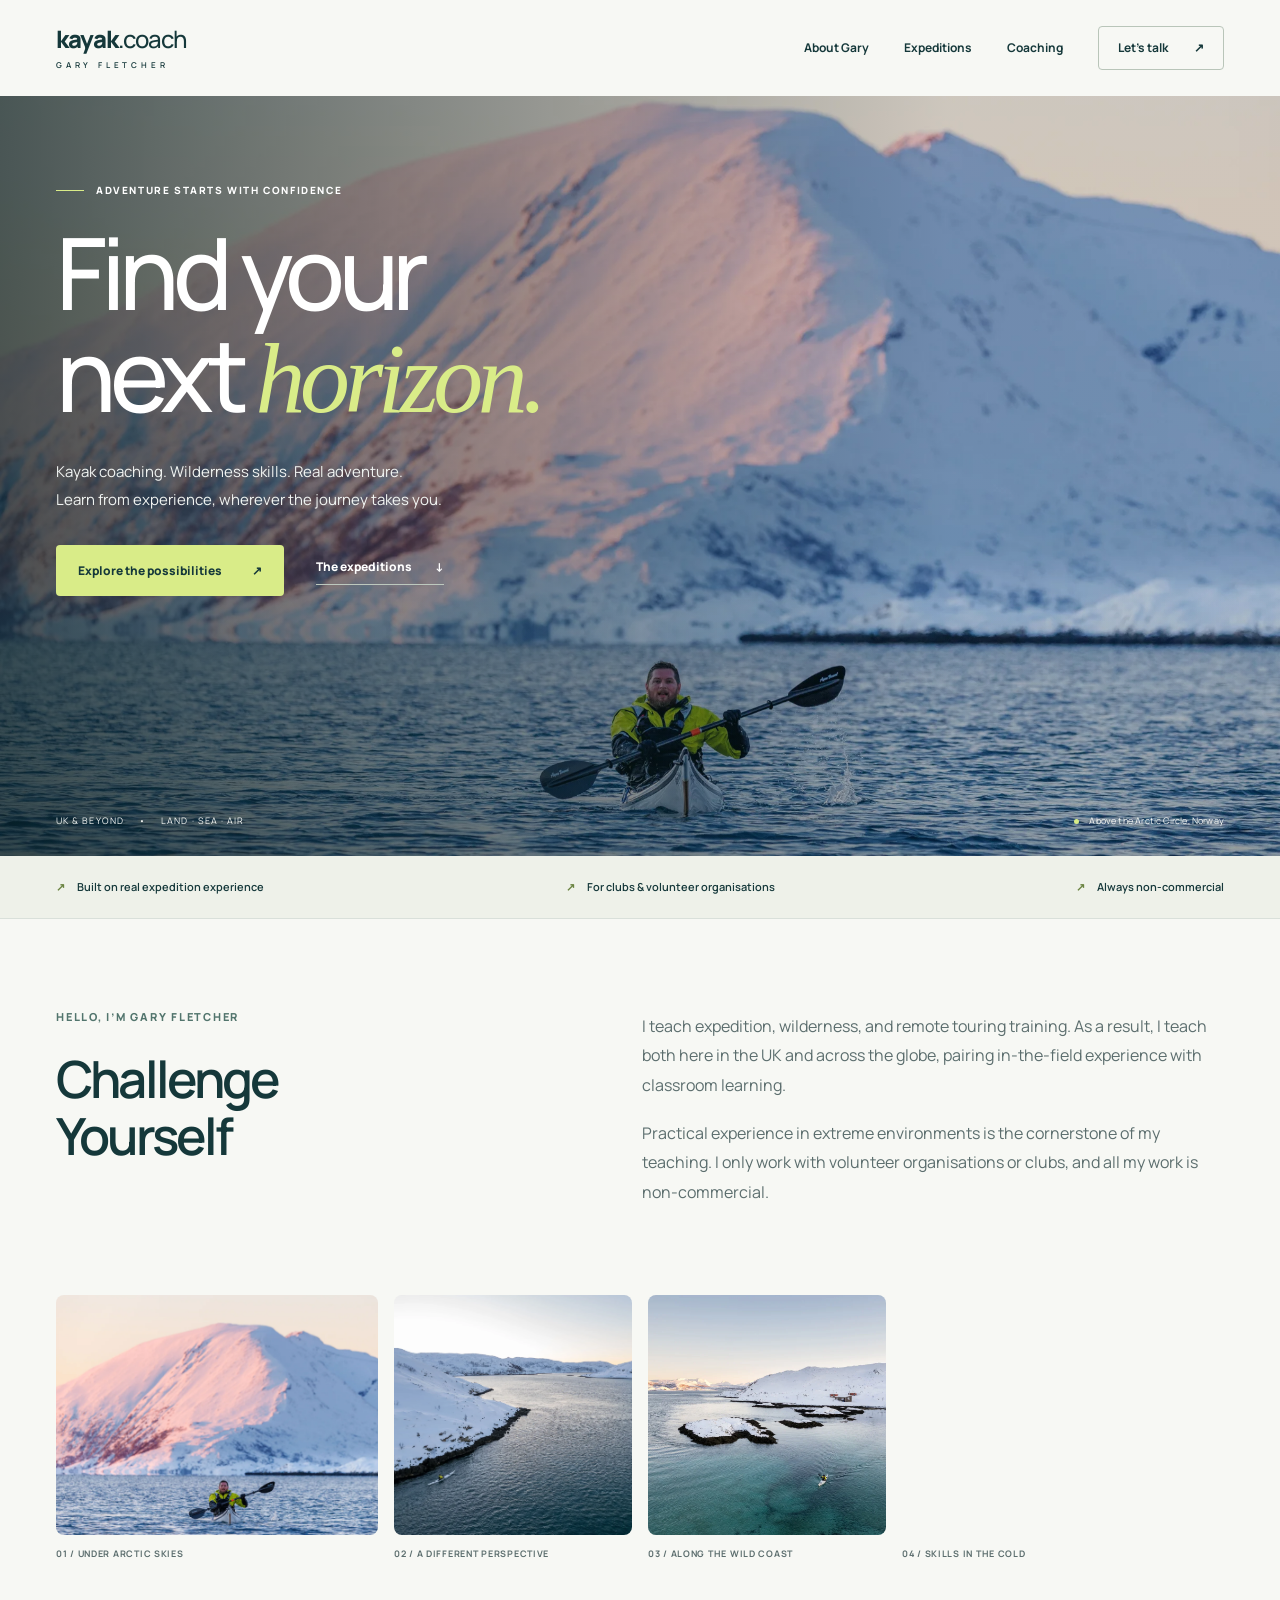
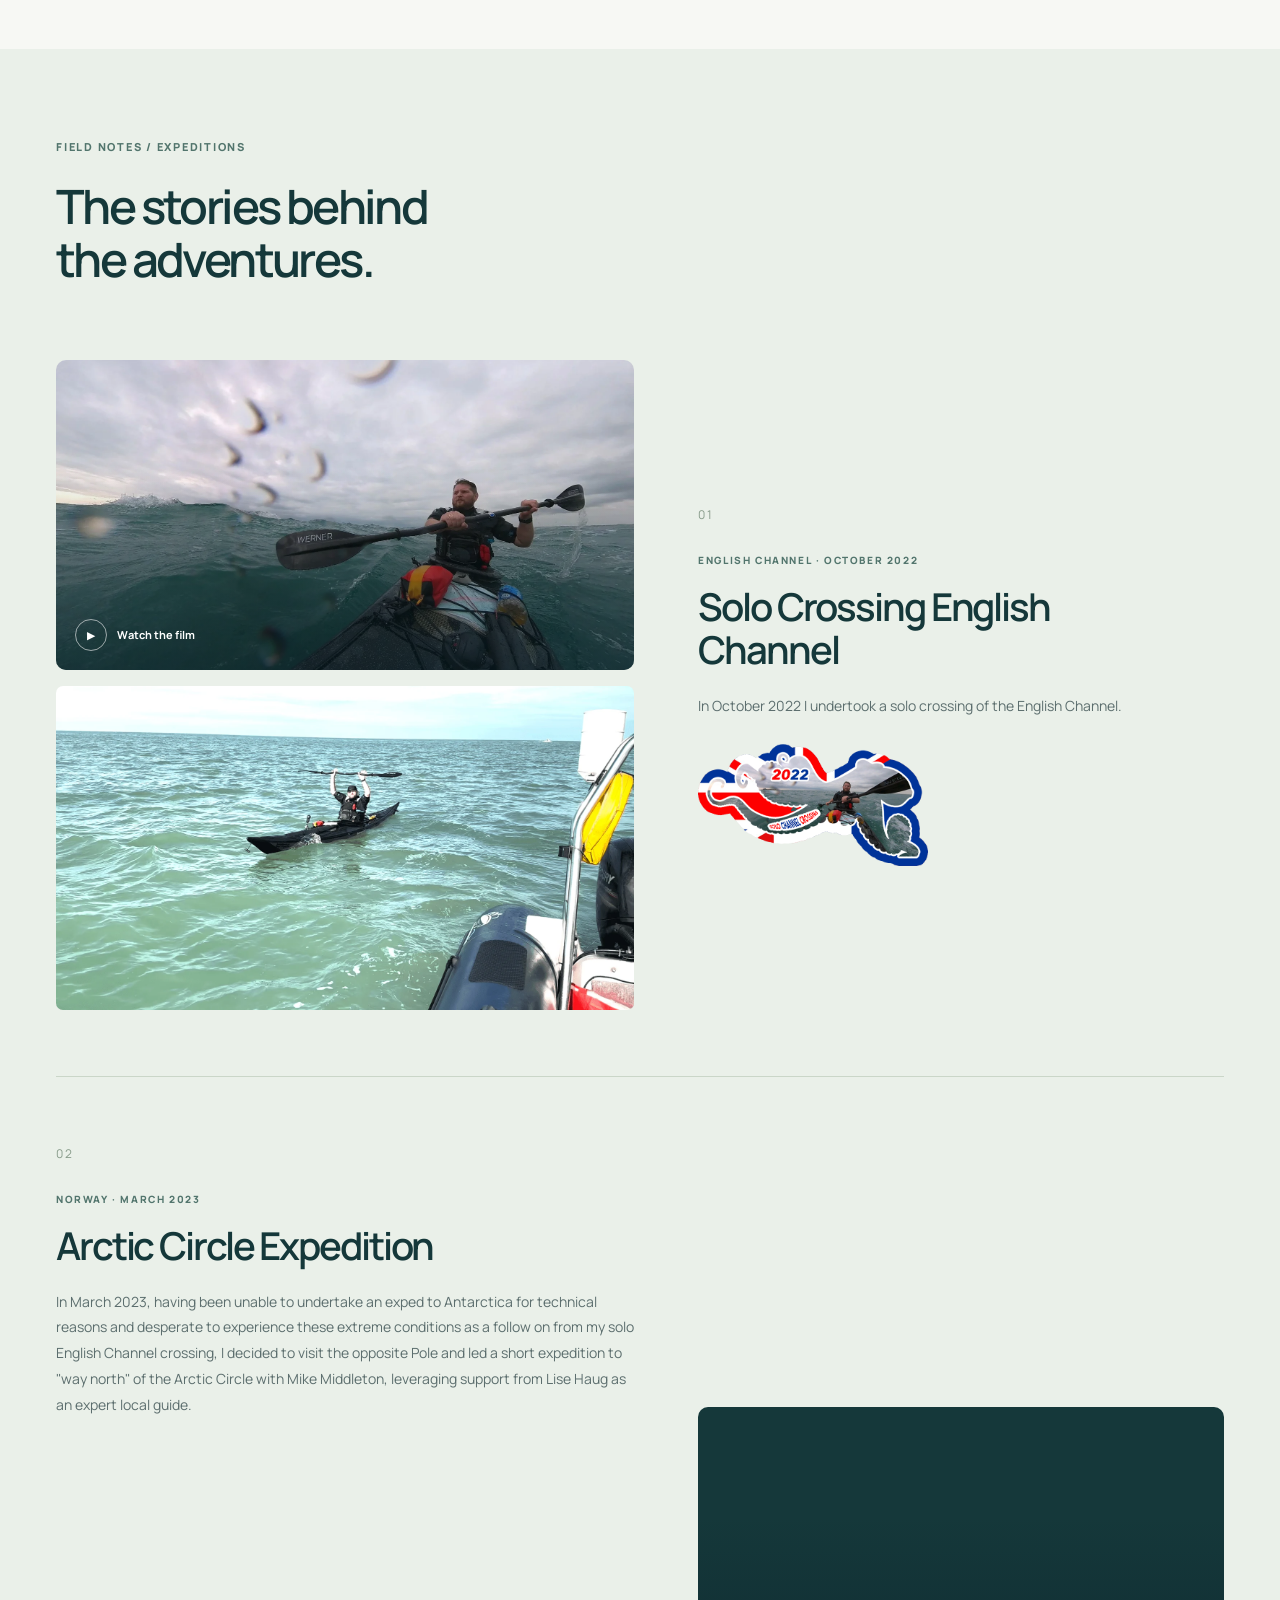
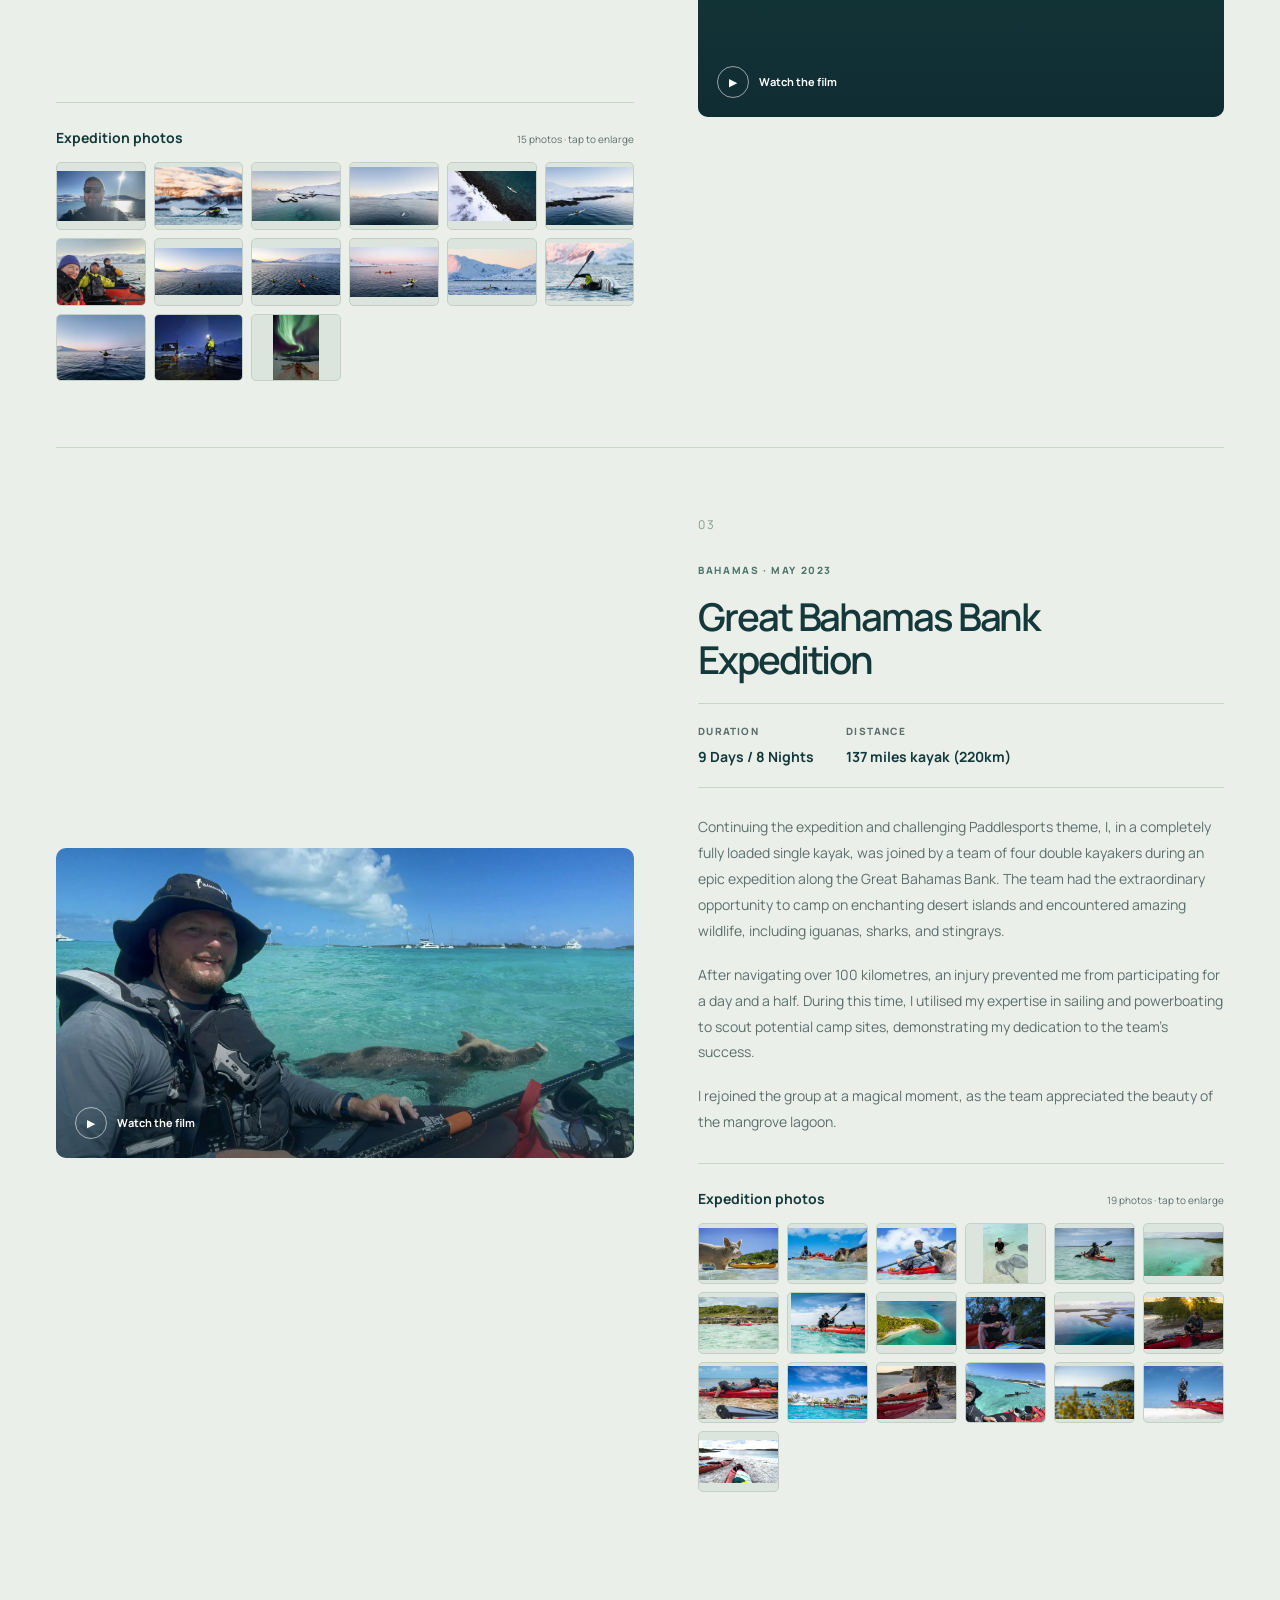
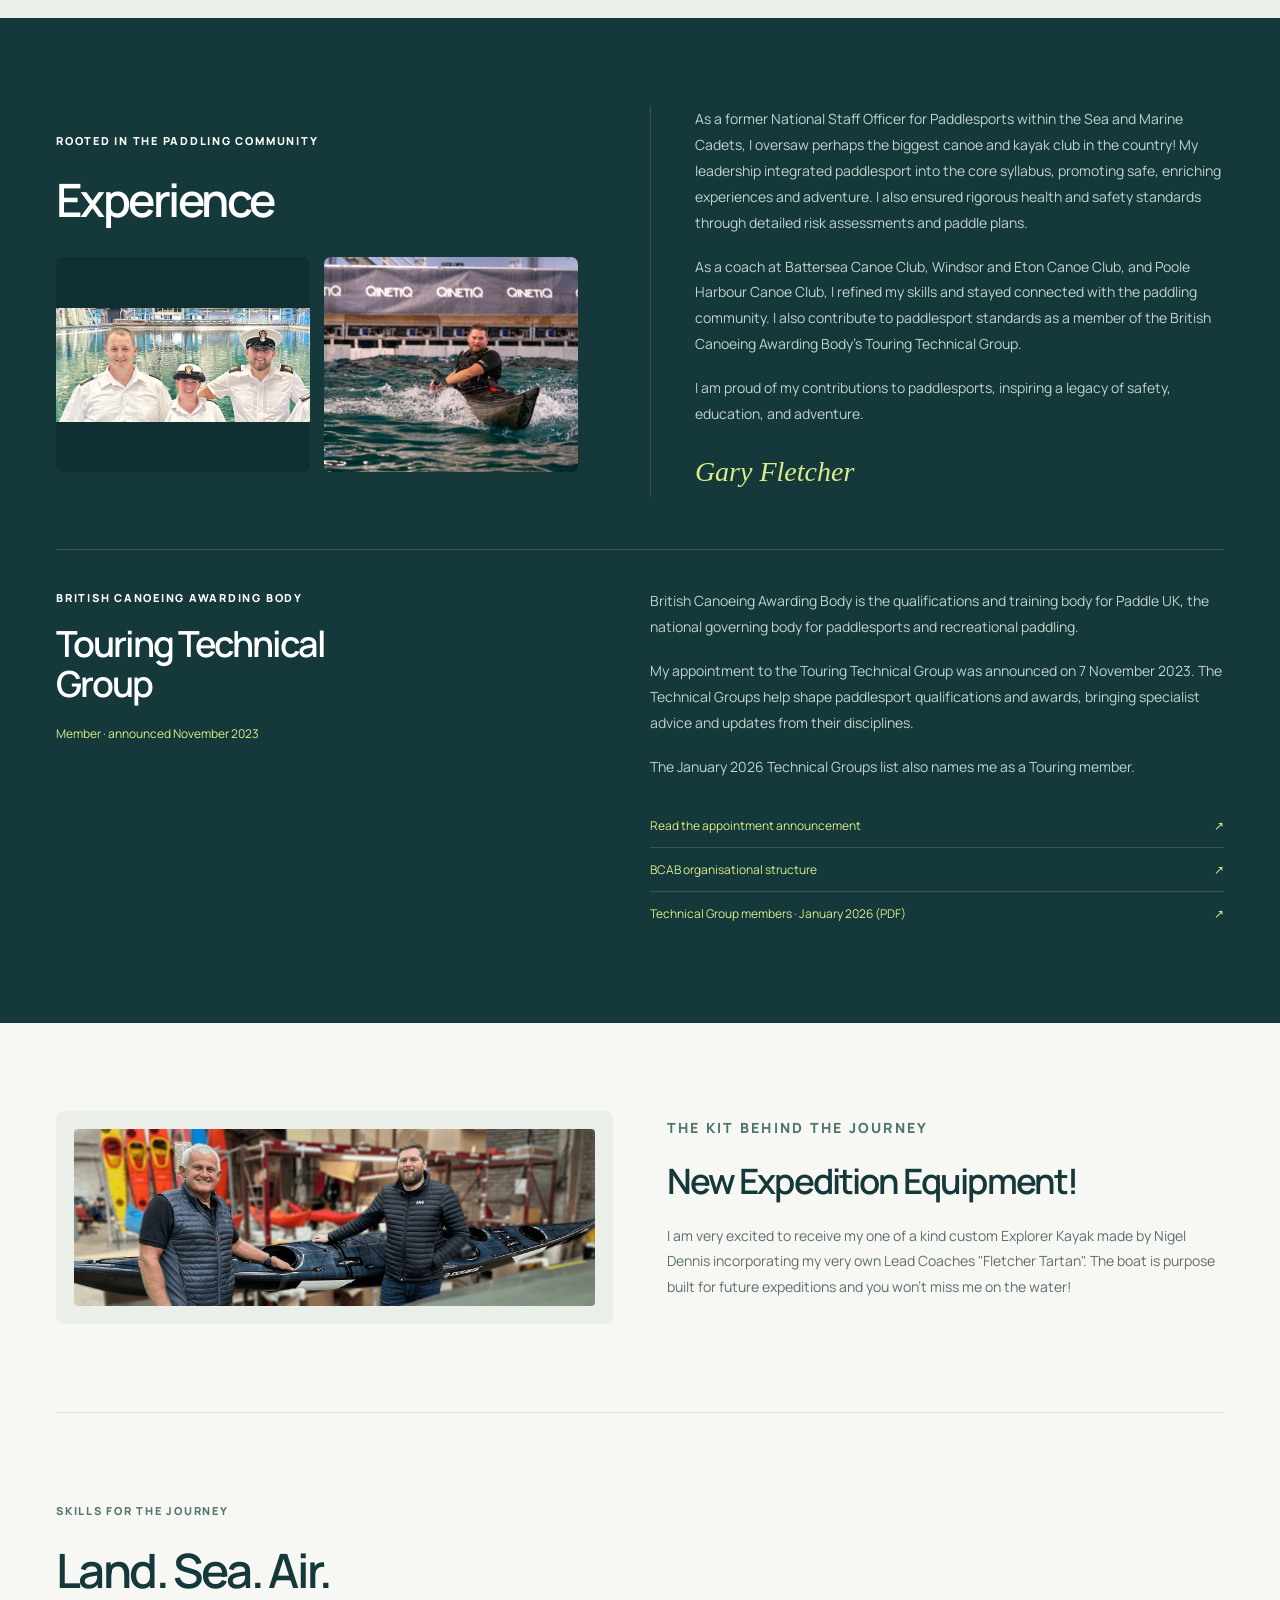
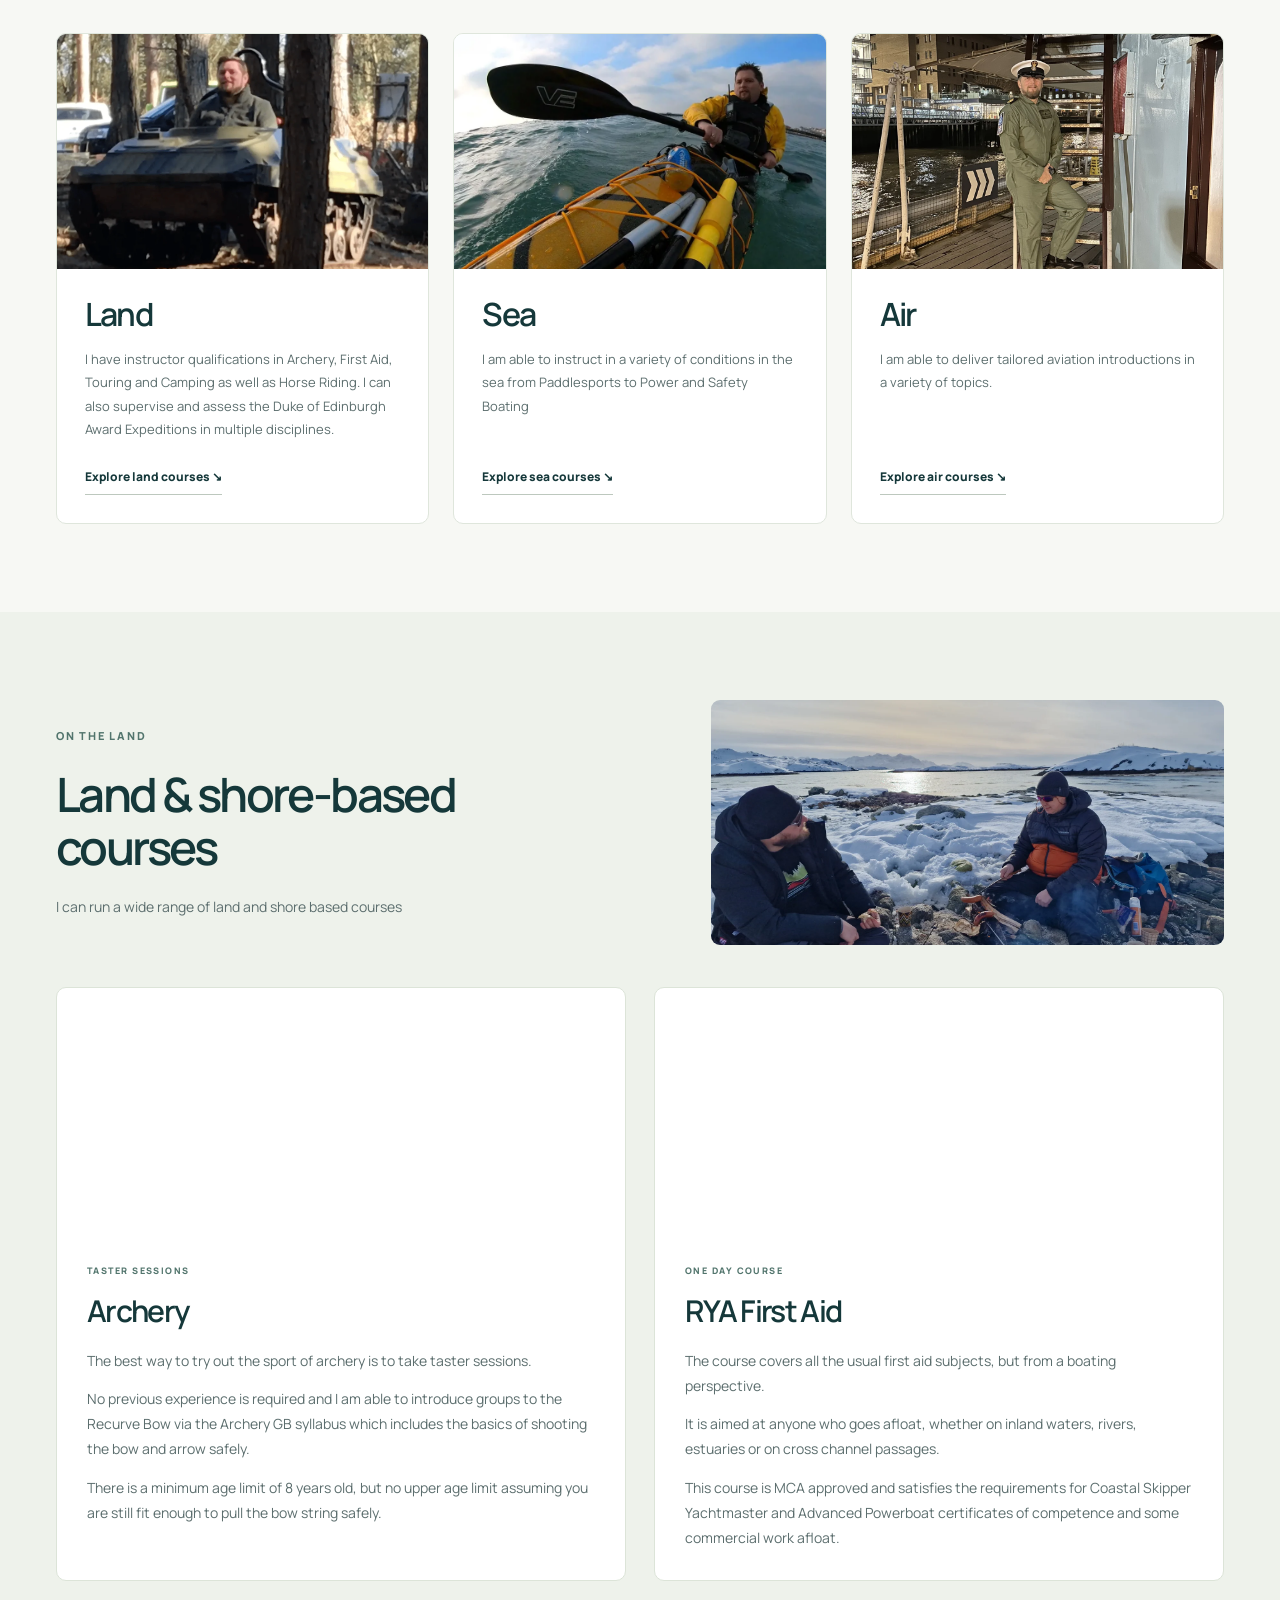
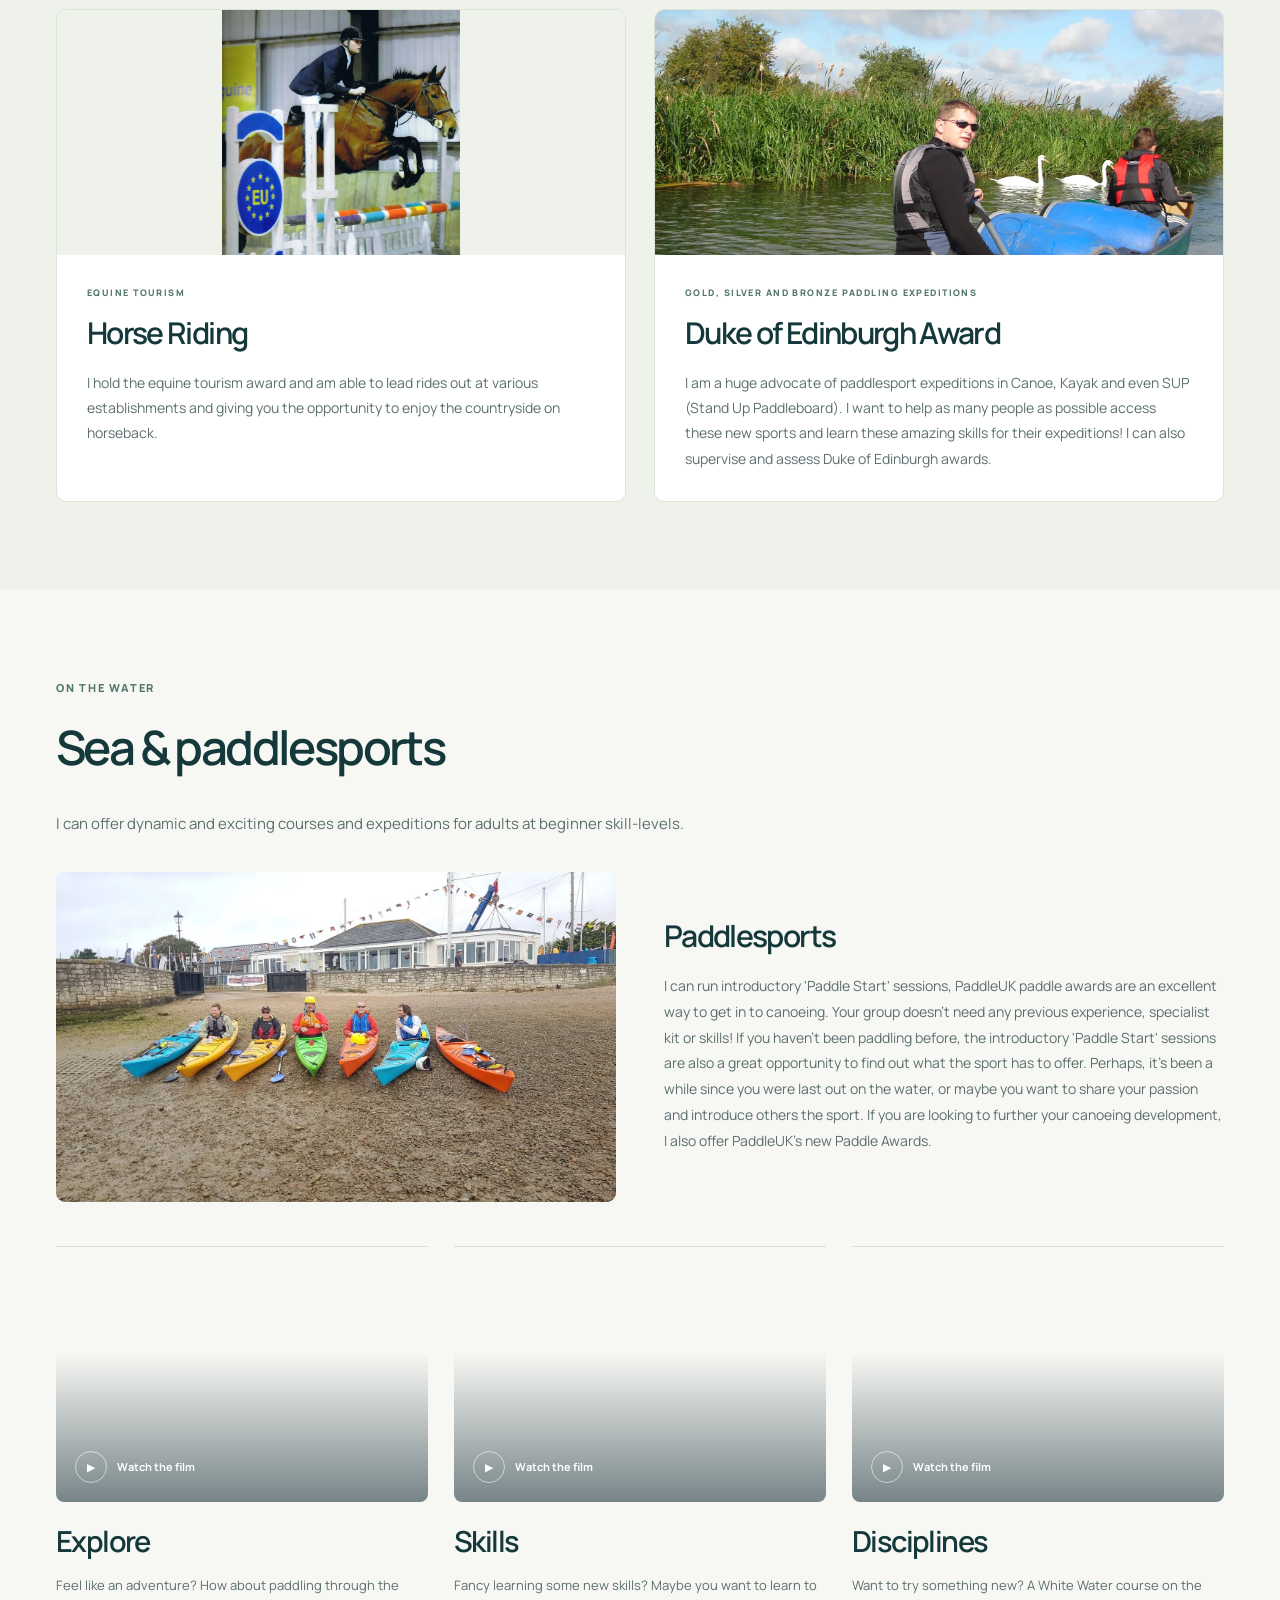
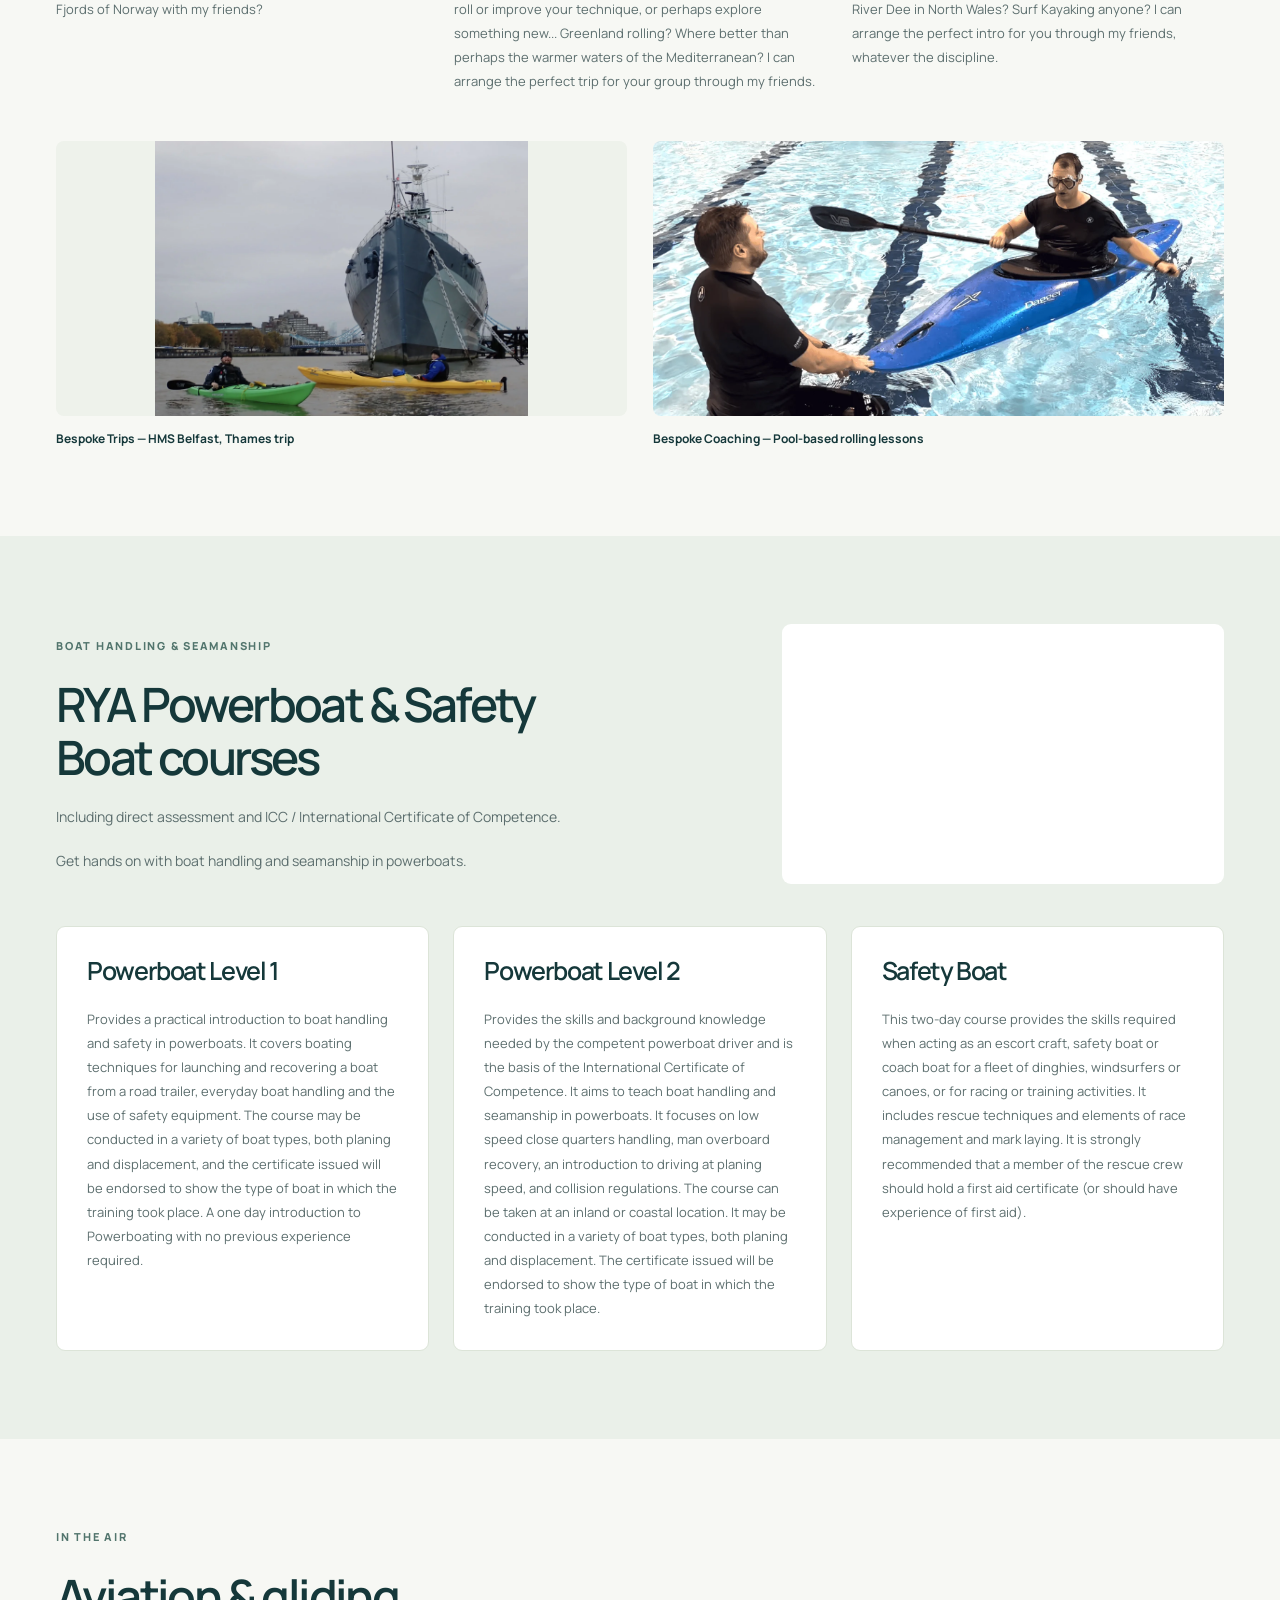
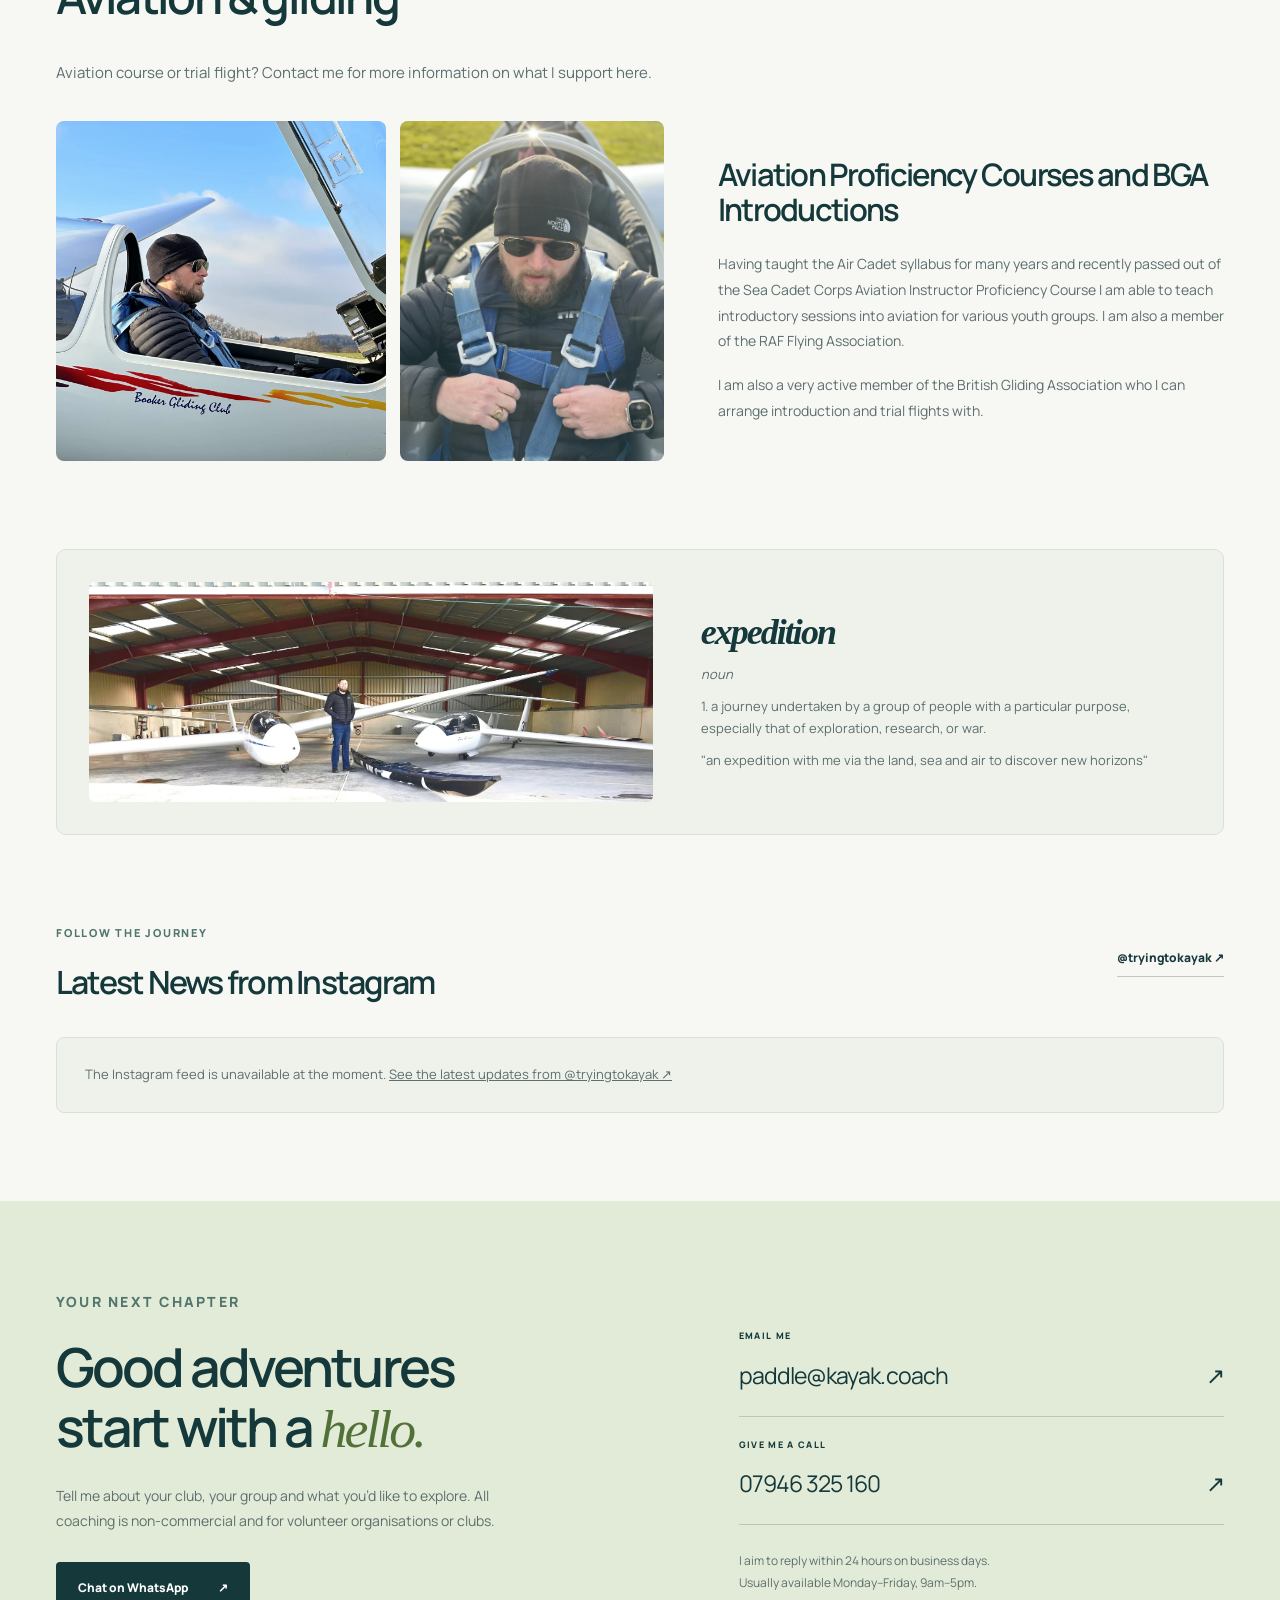
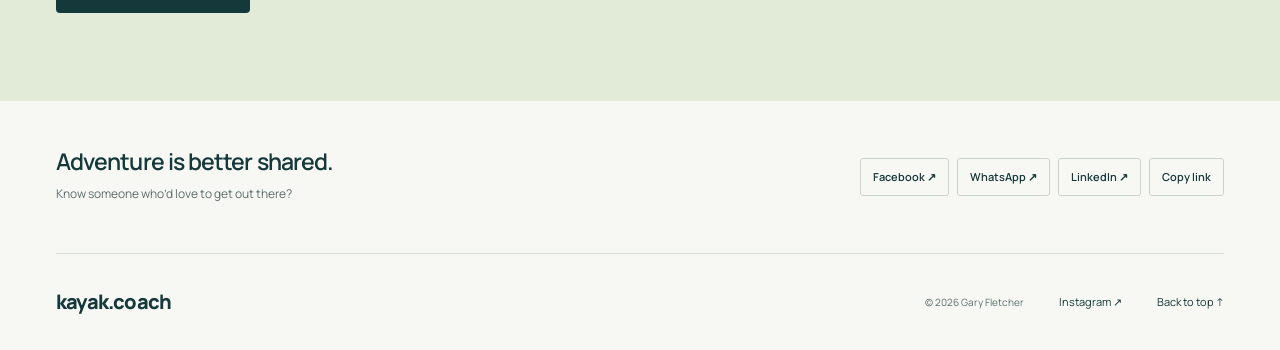
<file: index.html>
<!doctype html>
<html lang="en-GB" prefix="og: https://ogp.me/ns#">
<head>
  <meta charset="utf-8">
  <meta name="viewport" content="width=device-width, initial-scale=1">
  <title>Kayak Coaching & Expedition Training | Gary Fletcher</title>
  <meta name="description" content="Kayak coaching, wilderness skills and expedition training with Gary Fletcher. Non-commercial support for volunteer organisations and clubs in the UK and beyond.">
  <link rel="canonical" href="https://www.kayak.coach/">
  <meta name="robots" content="index, follow, max-image-preview:large">
  <meta name="theme-color" content="#102f32">
  <meta property="og:type" content="website">
  <meta property="og:locale" content="en_GB">
  <meta property="og:site_name" content="Kayak Coach · Gary Fletcher">
  <meta property="og:title" content="Find your next horizon. | Kayak Coach">
  <meta property="og:description" content="Kayak coaching, wilderness skills and real expedition experience. Join Gary Fletcher on an adventure across land, sea and air.">
  <meta property="og:url" content="https://www.kayak.coach/">
  <meta property="og:image" content="https://www.kayak.coach/assets/social-preview.jpg">
  <meta property="og:image:width" content="1200">
  <meta property="og:image:height" content="630">
  <meta property="og:image:type" content="image/jpeg">
  <meta property="og:image:alt" content="Kayaking beneath snow-covered mountains in the Arctic Circle">
  <meta name="twitter:card" content="summary_large_image">
  <meta name="twitter:title" content="Find your next horizon. | Kayak Coach">
  <meta name="twitter:description" content="Kayak coaching and expedition training with Gary Fletcher. For volunteer organisations and clubs, in the UK and beyond.">
  <meta name="twitter:image" content="https://www.kayak.coach/assets/social-preview.jpg">
  <meta name="twitter:image:alt" content="Kayaking beneath snow-covered mountains in the Arctic Circle">
  <link rel="icon" href="assets/favicon.svg" type="image/svg+xml">
  <link rel="preload" href="assets/hero.webp" as="image" fetchpriority="high">
  <link rel="preconnect" href="https://fonts.googleapis.com">
  <link rel="preconnect" href="https://fonts.gstatic.com" crossorigin>
  <link href="https://fonts.googleapis.com/css2?family=Manrope:wght@400;500;600;700;800&display=swap" rel="stylesheet">
  <link rel="stylesheet" href="css/modern.css?v=20261010-13">
  <script type="application/ld+json">
  {"@context":"https://schema.org","@graph":[{"@type":"WebSite","@id":"https://www.kayak.coach/#website","url":"https://www.kayak.coach/","name":"Kayak Coach","inLanguage":"en-GB","description":"Non-commercial kayak coaching and expedition training for volunteer organisations and clubs.","author":{"@id":"https://www.kayak.coach/#gary"}},{"@type":"Person","@id":"https://www.kayak.coach/#gary","name":"Gary Fletcher","url":"https://www.kayak.coach/","image":"https://www.kayak.coach/assets/gary.webp","jobTitle":"Kayak coach and expedition instructor","email":"mailto:paddle@kayak.coach","telephone":"+447946325160","sameAs":["https://www.instagram.com/tryingtokayak/"],"knowsAbout":["Kayak coaching","Paddlesports","Expedition training","Wilderness skills","Powerboating"]}]}
  </script>
  <script defer src="js/modern.js?v=20261010-4"></script>
  <script>
    if (location.hostname === 'www.kayak.coach' || location.hostname === 'kayak.coach') {
      window.dataLayer = window.dataLayer || [];
      function gtag(){dataLayer.push(arguments);}
      gtag('js', new Date()); gtag('config', 'G-2KPNHP9D85');
      const analytics = document.createElement('script'); analytics.async = true;
      analytics.src = 'https://www.googletagmanager.com/gtag/js?id=G-2KPNHP9D85'; document.head.append(analytics);
    }
  </script>
</head>
<body>
<a class="skip-link" href="#main">Skip to content</a>
<header class="site-header" id="home">
  <a class="brand" href="#home" aria-label="Kayak Coach home"><span>kayak<span class="brand-light">.coach</span><small>GARY FLETCHER</small></span></a>
  <button class="menu-toggle" aria-controls="main-nav" aria-expanded="false" type="button">Menu <span aria-hidden="true">☰</span></button>
  <nav id="main-nav" aria-label="Main navigation"><a href="#about">About Gary</a><a href="#adventures">Expeditions</a><a href="#coaching">Coaching</a><a class="nav-contact" href="#contact">Let’s talk <span aria-hidden="true">↗</span></a></nav>
</header>
<main id="main">
  <section class="hero" aria-labelledby="hero-title">
    <img class="hero-image" src="assets/hero.webp" width="2000" height="1333" alt="Gary kayaking beneath a snow-covered Arctic mountain" fetchpriority="high">
    <div class="hero-shade"></div>
    <div class="hero-content wrap">
      <p class="eyebrow light"><span class="small-line"></span> ADVENTURE STARTS WITH CONFIDENCE</p>
      <h1 id="hero-title">Find your<br>next <em>horizon.</em></h1>
      <p class="hero-description">Kayak coaching. Wilderness skills. Real adventure.<br>Learn from experience, wherever the journey takes you.</p>
      <div class="hero-actions"><a class="button button-lime" href="#coaching">Explore the possibilities <span aria-hidden="true">↗</span></a><a class="text-link light" href="#adventures">The expeditions <span aria-hidden="true">↓</span></a></div>
    </div>
    <div class="hero-foot wrap"><span>UK & BEYOND <span class="dot">•</span> LAND · SEA · AIR</span><span><span class="location-dot"></span> Above the Arctic Circle, Norway</span></div>
  </section>

  <div class="values-strip"><div class="wrap"><span>Built on real expedition experience</span><span>For clubs & volunteer organisations</span><span>Always non-commercial</span></div></div>
<section class="section wrap introduction" id="about"><div class="intro-heading"><p class="eyebrow">HELLO, I’M GARY FLETCHER</p><h2>Challenge Yourself</h2></div><div class="intro-copy"><p>I teach expedition, wilderness, and remote touring training. As a result, I teach both here in the UK and across the globe, pairing in-the-field experience with classroom learning.</p><p>Practical experience in extreme environments is the cornerstone of my teaching. I only work with volunteer organisations or clubs, and all my work is non-commercial.</p></div></section>
<section class="photo-gallery wrap" aria-label="Arctic expedition photo gallery"><figure><img src="assets/restored/20230317-1S0A7182.webp" alt="Kayaking beneath a snow-covered Arctic mountain" loading="lazy" decoding="async" class="" width="1600" height="1067"><figcaption>01 / Under Arctic skies</figcaption></figure><figure><img src="assets/restored/20230317-DJI_0495.webp" alt="Kayakers exploring a Norwegian fjord" loading="lazy" decoding="async" class="" width="1600" height="1066"><figcaption>02 / A different perspective</figcaption></figure><figure><img src="assets/restored/20230317-DJI_0443.webp" alt="Aerial view of an Arctic coastline" loading="lazy" decoding="async" class="" width="1600" height="914"><figcaption>03 / Along the wild coast</figcaption></figure><figure><img src="assets/restored/20230317-1S0A6930.webp" alt="Practising a kayak roll in Arctic water" loading="lazy" decoding="async" class="" width="1600" height="1067"><figcaption>04 / Skills in the cold</figcaption></figure></section>
<section class="expeditions section" id="adventures"><div class="wrap"><div class="section-heading"><div><p class="eyebrow">FIELD NOTES / EXPEDITIONS</p><h2>The stories behind<br>the adventures.</h2></div></div>
<article class="expedition-story" id="channel"><div class="story-media"><a class="film-image" href="https://www.youtube.com/watch?v=LnUNTILB7Ts" data-video="LnUNTILB7Ts" data-title="English Channel crossing film" aria-label="Watch English Channel crossing film"><img src="assets/restored/VID_20220628_235008_00_002_2022-10-06_21-48-54_screenshot.webp" alt="Gary during his solo English Channel crossing" loading="lazy" decoding="async" class="" width="1600" height="900"><span class="play"><span aria-hidden="true">▶</span> Watch the film</span></a><div class="story-secondary"><figure><img src="assets/restored/channel.webp" alt="Solo Crossing English Channel scenery" loading="lazy" decoding="async" class="" width="1600" height="897"></figure></div></div><div class="story-copy"><span class="story-number">01</span><p class="eyebrow">ENGLISH CHANNEL · OCTOBER 2022</p><h3>Solo Crossing English Channel</h3><p>In October 2022 I undertook a solo crossing of the English Channel.</p><img src="photos/english_channel_crossing.png" alt="Solo Crossing English Channel expedition badge" loading="lazy" decoding="async" class="expedition-badge" width="637" height="336"></div></article>
<article class="expedition-story" id="arctic"><div class="story-media"><a class="film-image" href="https://www.youtube.com/watch?v=1IwxBFOipFQ" data-video="1IwxBFOipFQ" data-title="Arctic Circle expedition film" aria-label="Watch Arctic Circle expedition film"><img src="assets/restored/IMG_1453.webp" alt="Arctic Circle expedition" loading="lazy" decoding="async" class="" width="1600" height="1361"><span class="play"><span aria-hidden="true">▶</span> Watch the film</span></a></div><div class="story-copy"><span class="story-number">02</span><p class="eyebrow">NORWAY · MARCH 2023</p><h3>Arctic Circle Expedition</h3><p>In March 2023, having been unable to undertake an exped to Antarctica for technical reasons and desperate to experience these extreme conditions as a follow on from my solo English Channel crossing, I decided to visit the opposite Pole and led a short expedition to &quot;way north&quot; of the Arctic Circle with Mike Middleton, leveraging support from Lise Haug as an expert local guide.</p><img src="photos/arctic_circle_expedition.png" alt="Arctic Circle Expedition expedition badge" loading="lazy" decoding="async" class="expedition-badge" width="1000" height="1000"><section class="expedition-gallery" id="arctic-photos" data-photo-title="Arctic Circle expedition photos" aria-labelledby="arctic-gallery-title"><div class="gallery-heading"><h4 id="arctic-gallery-title">Expedition photos</h4><span>15 photos · tap to enlarge</span></div><div class="expedition-thumbnails">
<a class="photo-thumb" href="assets/arctic/photo-01.webp" data-photo data-caption="Gary beside the snow-covered Arctic fjord" aria-label="Open photo: Gary beside the snow-covered Arctic fjord" aria-haspopup="dialog"><img src="assets/arctic/thumb-01.webp" alt="Gary beside the snow-covered Arctic fjord" loading="lazy" decoding="async" width="240" height="180"></a>
<a class="photo-thumb" href="assets/arctic/photo-10.webp" data-photo data-caption="Gary practising a kayak roll in Arctic waters" aria-label="Open photo: Gary practising a kayak roll in Arctic waters" aria-haspopup="dialog"><img src="assets/arctic/thumb-10.webp" alt="Gary practising a kayak roll in Arctic waters" loading="lazy" decoding="async" width="240" height="180"></a>
<a class="photo-thumb" href="assets/arctic/photo-09.webp" data-photo data-caption="Kayaking past snow-covered islands and cabins" aria-label="Open photo: Kayaking past snow-covered islands and cabins" aria-haspopup="dialog"><img src="assets/arctic/thumb-09.webp" alt="Kayaking past snow-covered islands and cabins" loading="lazy" decoding="async" width="240" height="180"></a>
<a class="photo-thumb" href="assets/arctic/photo-11.webp" data-photo data-caption="A kayak mid-roll in the snowy fjord" aria-label="Open photo: A kayak mid-roll in the snowy fjord" aria-haspopup="dialog"><img src="assets/arctic/thumb-11.webp" alt="A kayak mid-roll in the snowy fjord" loading="lazy" decoding="async" width="240" height="180"></a>
<a class="photo-thumb" href="assets/restored/20230317-DJI_0484.webp" data-photo data-caption="Aerial view of Gary kayaking beside the snowy Arctic shore" aria-label="Open photo: Aerial view of Gary kayaking beside the snowy Arctic shore" aria-haspopup="dialog"><img src="assets/arctic/thumb-shoreline.webp" alt="Aerial view of Gary kayaking beside the snowy Arctic shore" loading="lazy" decoding="async" width="240" height="135"></a>
<a class="photo-thumb" href="assets/arctic/photo-03.webp" data-photo data-caption="Kayaking beside a snowy Arctic shoreline" aria-label="Open photo: Kayaking beside a snowy Arctic shoreline" aria-haspopup="dialog"><img src="assets/arctic/thumb-03.webp" alt="Kayaking beside a snowy Arctic shoreline" loading="lazy" decoding="async" width="240" height="180"></a>
<a class="photo-thumb" href="assets/arctic/photo-12.webp" data-photo data-caption="The Arctic expedition team together on the water" aria-label="Open photo: The Arctic expedition team together on the water" aria-haspopup="dialog"><img src="assets/arctic/thumb-12.webp" alt="The Arctic expedition team together on the water" loading="lazy" decoding="async" width="240" height="180"></a>
<a class="photo-thumb" href="assets/arctic/photo-07.webp" data-photo data-caption="Three kayakers heading towards the sunset" aria-label="Open photo: Three kayakers heading towards the sunset" aria-haspopup="dialog"><img src="assets/arctic/thumb-07.webp" alt="Three kayakers heading towards the sunset" loading="lazy" decoding="async" width="240" height="180"></a>
<a class="photo-thumb" href="assets/arctic/photo-13.webp" data-photo data-caption="The three kayakers crossing the fjord at sunset" aria-label="Open photo: The three kayakers crossing the fjord at sunset" aria-haspopup="dialog"><img src="assets/arctic/thumb-13.webp" alt="The three kayakers crossing the fjord at sunset" loading="lazy" decoding="async" width="240" height="180"></a>
<a class="photo-thumb" href="assets/arctic/photo-08.webp" data-photo data-caption="The expedition team paddling beneath a pink sky" aria-label="Open photo: The expedition team paddling beneath a pink sky" aria-haspopup="dialog"><img src="assets/arctic/thumb-08.webp" alt="The expedition team paddling beneath a pink sky" loading="lazy" decoding="async" width="240" height="180"></a>
<a class="photo-thumb" href="assets/arctic/photo-06.webp" data-photo data-caption="Kayak rolling beneath the snowy mountains" aria-label="Open photo: Kayak rolling beneath the snowy mountains" aria-haspopup="dialog"><img src="assets/arctic/thumb-06.webp" alt="Kayak rolling beneath the snowy mountains" loading="lazy" decoding="async" width="240" height="180"></a>
<a class="photo-thumb" href="assets/arctic/photo-05.webp" data-photo data-caption="Gary rolling his kayak against pink-lit mountains" aria-label="Open photo: Gary rolling his kayak against pink-lit mountains" aria-haspopup="dialog"><img src="assets/arctic/thumb-05.webp" alt="Gary rolling his kayak against pink-lit mountains" loading="lazy" decoding="async" width="240" height="180"></a>
<a class="photo-thumb" href="assets/arctic/photo-04.webp" data-photo data-caption="Gary paddling at dusk in the Arctic" aria-label="Open photo: Gary paddling at dusk in the Arctic" aria-haspopup="dialog"><img src="assets/arctic/thumb-04.webp" alt="Gary paddling at dusk in the Arctic" loading="lazy" decoding="async" width="240" height="180"></a>
<a class="photo-thumb" href="assets/arctic/photo-14.webp" data-photo data-caption="Landing the kayaks on the snowy shore at night" aria-label="Open photo: Landing the kayaks on the snowy shore at night" aria-haspopup="dialog"><img src="assets/arctic/thumb-14.webp" alt="Landing the kayaks on the snowy shore at night" loading="lazy" decoding="async" width="240" height="180"></a>
<a class="photo-thumb" href="assets/arctic/photo-15.webp" data-photo data-caption="Northern lights above the kayaks on the snow" aria-label="Open photo: Northern lights above the kayaks on the snow" aria-haspopup="dialog"><img src="assets/arctic/thumb-15.webp" alt="Northern lights above the kayaks on the snow" loading="lazy" decoding="async" width="240" height="180"></a>
</div></section></div></article>
<article class="expedition-story" id="bahamas"><div class="story-media"><a class="film-image" href="https://www.youtube.com/watch?v=CFFUN9qiAgM" data-video="CFFUN9qiAgM" data-title="Great Bahamas Bank expedition film" aria-label="Watch Great Bahamas Bank expedition film"><img src="assets/restored/pigs.webp" alt="Wildlife encountered on the Bahamas expedition" loading="lazy" decoding="async" class="" width="1586" height="1144"><span class="play"><span aria-hidden="true">▶</span> Watch the film</span></a></div><div class="story-copy"><span class="story-number">03</span><p class="eyebrow">BAHAMAS · MAY 2023</p><h3>Great Bahamas Bank Expedition</h3><dl class="expedition-facts"><div><dt>Duration</dt><dd>9 Days / 8 Nights</dd></div><div><dt>Distance</dt><dd>137 miles kayak (220km)</dd></div></dl><p>Continuing the expedition and challenging Paddlesports theme, I, in a completely fully loaded single kayak, was joined by a team of four double kayakers during an epic expedition along the Great Bahamas Bank. The team had the extraordinary opportunity to camp on enchanting desert islands and encountered amazing wildlife, including iguanas, sharks, and stingrays.</p><p>After navigating over 100 kilometres, an injury prevented me from participating for a day and a half. During this time, I utilised my expertise in sailing and powerboating to scout potential camp sites, demonstrating my dedication to the team&#x27;s success.</p><p>I rejoined the group at a magical moment, as the team appreciated the beauty of the mangrove lagoon.</p><section class="expedition-gallery" id="bahamas-photos" data-photo-title="Bahamas expedition photos" aria-labelledby="bahamas-gallery-title"><div class="gallery-heading"><h4 id="bahamas-gallery-title">Expedition photos</h4><span>19 photos · tap to enlarge</span></div><div class="expedition-thumbnails">
<a class="photo-thumb" href="assets/bahamas/photo-13.webp" data-photo data-caption="A pig beside the kayaks at the beach" aria-label="Open photo: A pig beside the kayaks at the beach" aria-haspopup="dialog"><img src="assets/bahamas/thumb-13.webp" alt="A pig beside the kayaks at the beach" loading="lazy" decoding="async" width="240" height="180"></a>
<a class="photo-thumb" href="assets/bahamas/photo-01.webp" data-photo data-caption="Gary kayaking beside swimming pigs" aria-label="Open photo: Gary kayaking beside swimming pigs" aria-haspopup="dialog"><img src="assets/bahamas/thumb-01.webp" alt="Gary kayaking beside swimming pigs" loading="lazy" decoding="async" width="240" height="180"></a>
<a class="photo-thumb" href="assets/bahamas/photo-02.webp" data-photo data-caption="Gary with his paddle beside a swimming pig" aria-label="Open photo: Gary with his paddle beside a swimming pig" aria-haspopup="dialog"><img src="assets/bahamas/thumb-02.webp" alt="Gary with his paddle beside a swimming pig" loading="lazy" decoding="async" width="240" height="180"></a>
<a class="photo-thumb" href="assets/bahamas/photo-17.webp" data-photo data-caption="Gary among stingrays in the shallows" aria-label="Open photo: Gary among stingrays in the shallows" aria-haspopup="dialog"><img src="assets/bahamas/thumb-17.webp" alt="Gary among stingrays in the shallows" loading="lazy" decoding="async" width="240" height="180"></a>
<a class="photo-thumb" href="assets/bahamas/photo-03.webp" data-photo data-caption="Paddling across the Great Bahamas Bank" aria-label="Open photo: Paddling across the Great Bahamas Bank" aria-haspopup="dialog"><img src="assets/bahamas/thumb-03.webp" alt="Paddling across the Great Bahamas Bank" loading="lazy" decoding="async" width="240" height="180"></a>
<a class="photo-thumb" href="assets/bahamas/photo-16.webp" data-photo data-caption="The team kayaking across a turquoise bay" aria-label="Open photo: The team kayaking across a turquoise bay" aria-haspopup="dialog"><img src="assets/bahamas/thumb-16.webp" alt="The team kayaking across a turquoise bay" loading="lazy" decoding="async" width="240" height="180"></a>
<a class="photo-thumb" href="assets/bahamas/photo-04.webp" data-photo data-caption="Kayaking along the limestone coastline" aria-label="Open photo: Kayaking along the limestone coastline" aria-haspopup="dialog"><img src="assets/bahamas/thumb-04.webp" alt="Kayaking along the limestone coastline" loading="lazy" decoding="async" width="240" height="180"></a>
<a class="photo-thumb" href="assets/bahamas/photo-05.webp" data-photo data-caption="Gary paddling through turquoise water" aria-label="Open photo: Gary paddling through turquoise water" aria-haspopup="dialog"><img src="assets/bahamas/thumb-05.webp" alt="Gary paddling through turquoise water" loading="lazy" decoding="async" width="240" height="180"></a>
<a class="photo-thumb" href="assets/bahamas/photo-18.webp" data-photo data-caption="An aerial view of the beach camp" aria-label="Open photo: An aerial view of the beach camp" aria-haspopup="dialog"><img src="assets/bahamas/thumb-18.webp" alt="An aerial view of the beach camp" loading="lazy" decoding="async" width="240" height="180"></a>
<a class="photo-thumb" href="assets/bahamas/photo-06.webp" data-photo data-caption="An early morning drink at camp" aria-label="Open photo: An early morning drink at camp" aria-haspopup="dialog"><img src="assets/bahamas/thumb-06.webp" alt="An early morning drink at camp" loading="lazy" decoding="async" width="240" height="180"></a>
<a class="photo-thumb" href="assets/bahamas/photo-15.webp" data-photo data-caption="An aerial view of the islands and mangroves" aria-label="Open photo: An aerial view of the islands and mangroves" aria-haspopup="dialog"><img src="assets/bahamas/thumb-15.webp" alt="An aerial view of the islands and mangroves" loading="lazy" decoding="async" width="240" height="180"></a>
<a class="photo-thumb" href="assets/bahamas/photo-07.webp" data-photo data-caption="Preparing the kayak on the beach" aria-label="Open photo: Preparing the kayak on the beach" aria-haspopup="dialog"><img src="assets/bahamas/thumb-07.webp" alt="Preparing the kayak on the beach" loading="lazy" decoding="async" width="240" height="180"></a>
<a class="photo-thumb" href="assets/bahamas/photo-08.webp" data-photo data-caption="Resting in the kayak in shallow water" aria-label="Open photo: Resting in the kayak in shallow water" aria-haspopup="dialog"><img src="assets/bahamas/thumb-08.webp" alt="Resting in the kayak in shallow water" loading="lazy" decoding="async" width="240" height="180"></a>
<a class="photo-thumb" href="assets/bahamas/photo-09.webp" data-photo data-caption="Paddling past the colourful waterfront" aria-label="Open photo: Paddling past the colourful waterfront" aria-haspopup="dialog"><img src="assets/bahamas/thumb-09.webp" alt="Paddling past the colourful waterfront" loading="lazy" decoding="async" width="240" height="180"></a>
<a class="photo-thumb" href="assets/bahamas/photo-10.webp" data-photo data-caption="Unpacking at the beach camp" aria-label="Open photo: Unpacking at the beach camp" aria-haspopup="dialog"><img src="assets/bahamas/thumb-10.webp" alt="Unpacking at the beach camp" loading="lazy" decoding="async" width="240" height="180"></a>
<a class="photo-thumb" href="assets/bahamas/photo-14.webp" data-photo data-caption="A kayak selfie with the swimming pigs" aria-label="Open photo: A kayak selfie with the swimming pigs" aria-haspopup="dialog"><img src="assets/bahamas/thumb-14.webp" alt="A kayak selfie with the swimming pigs" loading="lazy" decoding="async" width="240" height="180"></a>
<a class="photo-thumb" href="assets/bahamas/photo-11.webp" data-photo data-caption="Scouting the bay by dinghy" aria-label="Open photo: Scouting the bay by dinghy" aria-haspopup="dialog"><img src="assets/bahamas/thumb-11.webp" alt="Scouting the bay by dinghy" loading="lazy" decoding="async" width="240" height="180"></a>
<a class="photo-thumb" href="assets/bahamas/photo-12.webp" data-photo data-caption="Gary standing beside the kayaks on the beach" aria-label="Open photo: Gary standing beside the kayaks on the beach" aria-haspopup="dialog"><img src="assets/bahamas/thumb-12.webp" alt="Gary standing beside the kayaks on the beach" loading="lazy" decoding="async" width="240" height="180"></a>
<a class="photo-thumb" href="assets/restored/beach.webp" data-photo data-caption="Expedition kayaks on a white-sand beach in the Bahamas" aria-label="Open photo: Expedition kayaks on a white-sand beach in the Bahamas" aria-haspopup="dialog"><img src="assets/bahamas/thumb-beach.webp" alt="Expedition kayaks on a white-sand beach in the Bahamas" loading="lazy" decoding="async" width="240" height="131"></a>
</div></section></div></article>
</div></section>
<section class="experience section" id="experience"><div class="wrap"><div class="experience-grid"><div><p class="eyebrow light">ROOTED IN THE PADDLING COMMUNITY</p><h2>Experience</h2><div class="experience-photo"><img src="assets/restored/IMG_6294.webp" alt="Gary with members of the paddling community" loading="lazy" decoding="async" class="" width="1397" height="624"><figure><img src="assets/restored/xaDSCF2077.webp" alt="Paddlesport coaching and expedition experience" loading="lazy" decoding="async" class="" width="1600" height="1067"></figure></div></div><div class="experience-copy"><p>As a former National Staff Officer for Paddlesports within the Sea and Marine Cadets, I oversaw perhaps the biggest canoe and kayak club in the country! My leadership integrated paddlesport into the core syllabus, promoting safe, enriching experiences and adventure. I also ensured rigorous health and safety standards through detailed risk assessments and paddle plans.</p><p>As a coach at Battersea Canoe Club, Windsor and Eton Canoe Club, and Poole Harbour Canoe Club, I refined my skills and stayed connected with the paddling community. I also contribute to paddlesport standards as a member of the British Canoeing Awarding Body’s Touring Technical Group.</p><p>I am proud of my contributions to paddlesports, inspiring a legacy of safety, education, and adventure.</p><span class="signature">Gary Fletcher</span></div></div><article class="technical-group" id="touring-technical-group" aria-labelledby="technical-group-title"><div><p class="eyebrow light">BRITISH CANOEING AWARDING BODY</p><h3 id="technical-group-title">Touring Technical Group</h3><span class="technical-role">Member · announced November 2023</span></div><div><p>British Canoeing Awarding Body is the qualifications and training body for Paddle UK, the national governing body for paddlesports and recreational paddling.</p><p>My appointment to the Touring Technical Group was announced on 7 November 2023. The Technical Groups help shape paddlesport qualifications and awards, bringing specialist advice and updates from their disciplines.</p><p>The January 2026 Technical Groups list also names me as a Touring member.</p><ul class="technical-links"><li><a href="https://britishcanoeingawarding.org.uk/new-technical-group-members-announced/" target="_blank" rel="noopener noreferrer">Read the appointment announcement <span aria-hidden="true">↗</span></a></li><li><a href="https://britishcanoeingawarding.org.uk/organisational-structure/" target="_blank" rel="noopener noreferrer">BCAB organisational structure <span aria-hidden="true">↗</span></a></li><li><a href="assets/documents/BCAB_Tech_Groups_06012026.pdf" target="_blank" rel="noopener noreferrer">Technical Group members · January 2026 (PDF) <span aria-hidden="true">↗</span></a></li></ul></div></article></div></section>
<section class="journal section wrap"><div class="journal-image"><img src="assets/restored/fletcher_boat.webp" alt="Custom Nigel Dennis Explorer kayak with Fletcher tartan" loading="lazy" decoding="async" class="" width="1600" height="544"></div><div><p class="eyebrow">THE KIT BEHIND THE JOURNEY</p><h2>New Expedition Equipment!</h2><p>I am very excited to receive my one of a kind custom Explorer Kayak made by Nigel Dennis incorporating my very own Lead Coaches &quot;Fletcher Tartan&quot;. The boat is purpose built for future expeditions and you won&#x27;t miss me on the water!</p></div></section>
<section class="section wrap" id="coaching"><div class="section-heading"><div><p class="eyebrow">SKILLS FOR THE JOURNEY</p><h2>Land. Sea. Air.</h2></div></div><div class="discipline-cards">
<article><img src="assets/restored/tank.webp" alt="Land-based adventure training" loading="lazy" decoding="async" class="" width="1600" height="897"><div class="discipline-copy"><h3>Land</h3><p>I have instructor qualifications in Archery, First Aid, Touring and Camping as well as Horse Riding. I can also supervise and assess the Duke of Edinburgh Award Expeditions in multiple disciplines.</p><a class="text-link" href="#land">Explore land courses ↘</a></div></article>
<article><img src="assets/restored/gary_fletcher_kayak.webp" alt="Gary kayaking at sea" loading="lazy" decoding="async" class="" width="900" height="1600"><div class="discipline-copy"><h3>Sea</h3><p>I am able to instruct in a variety of conditions in the sea from Paddlesports to Power and Safety Boating</p><a class="text-link" href="#sea">Explore sea courses ↘</a></div></article>
<article><img src="assets/restored/IMG_0953.webp" alt="Gary exploring aviation" loading="lazy" decoding="async" class="" width="1200" height="1600"><div class="discipline-copy"><h3>Air</h3><p>I am able to deliver tailored aviation introductions in a variety of topics.</p><a class="text-link" href="#air">Explore air courses ↘</a></div></article>
</div></section>
<section class="courses-section section" id="land"><div class="wrap"><div class="chapter-heading"><div><div class="section-heading"><div><p class="eyebrow">ON THE LAND</p><h2>Land & shore-based courses</h2></div></div><p>I can run a wide range of land and shore based courses</p></div><figure><img src="assets/restored/20230319_133611.webp" alt="Cooking outdoors on a snow-covered Arctic shore" loading="lazy" decoding="async" class="" width="1600" height="1200"></figure></div><div class="course-catalogue">
<article class="restored-course"><img src="assets/restored/IMG_7612.webp" alt="Archery taster session" loading="lazy" decoding="async" class="" width="1600" height="1563"><div><p class="eyebrow">TASTER SESSIONS</p><h3>Archery</h3><p>The best way to try out the sport of archery is to take taster sessions.</p><p>No previous experience is required and I am able to introduce groups to the Recurve Bow via the Archery GB syllabus which includes the basics of shooting the bow and arrow safely.</p><p>There is a minimum age limit of 8 years old, but no upper age limit assuming you are still fit enough to pull the bow string safely.</p></div></article>
<article class="restored-course"><img src="assets/restored/rya-first-aid-course-header-651c85c4.webp" alt="RYA first aid training" loading="lazy" decoding="async" class="" width="1600" height="500"><div><p class="eyebrow">ONE DAY COURSE</p><h3>RYA First Aid</h3><p>The course covers all the usual first aid subjects, but from a boating perspective.</p><p>It is aimed at anyone who goes afloat, whether on inland waters, rivers, estuaries or on cross channel passages.</p><p>This course is MCA approved and satisfies the requirements for Coastal Skipper Yachtmaster and Advanced Powerboat certificates of competence and some commercial work afloat.</p></div></article>
<article class="restored-course horse-riding" id="horse-riding"><img src="assets/restored/DSC_1933-1.webp" alt="Gary riding a horse over a showjump" loading="lazy" decoding="async" class="" width="1553" height="1600"><div><p class="eyebrow">EQUINE TOURISM</p><h3>Horse Riding</h3><p>I hold the equine tourism award and am able to lead rides out at various establishments and giving you the opportunity to enjoy the countryside on horseback.</p></div></article>
<article class="restored-course"><img src="assets/restored/DSC00573.webp" alt="A Duke of Edinburgh expedition" loading="lazy" decoding="async" class="" width="1600" height="1200"><div><p class="eyebrow">GOLD, SILVER AND BRONZE PADDLING EXPEDITIONS</p><h3>Duke of Edinburgh Award</h3><p>I am a huge advocate of paddlesport expeditions in Canoe, Kayak and even SUP (Stand Up Paddleboard). I want to help as many people as possible access these new sports and learn these amazing skills for their expeditions! I can also supervise and assess Duke of Edinburgh awards.</p></div></article>
</div></div></section>
<section class="section wrap" id="sea"><div class="section-heading"><div><p class="eyebrow">ON THE WATER</p><h2>Sea & paddlesports</h2></div></div><p>I can offer dynamic and exciting courses and expeditions for adults at beginner skill-levels.</p><div class="water-intro"><figure><img src="assets/restored/IMG_8800.webp" alt="A paddlesport adventure on the water" loading="lazy" decoding="async" class="" width="1600" height="900"></figure><div class="paddlesport-intro"><h3>Paddlesports</h3><p>I can run introductory &#x27;Paddle Start&#x27; sessions, PaddleUK paddle awards are an excellent way to get in to canoeing. Your group doesn&#x27;t need any previous experience, specialist kit or skills! If you haven&#x27;t been paddling before, the introductory &#x27;Paddle Start&#x27; sessions are also a great opportunity to find out what the sport has to offer. Perhaps, it&#x27;s been a while since you were last out on the water, or maybe you want to share your passion and introduce others the sport. If you are looking to further your canoeing development, I also offer PaddleUK&#x27;s new Paddle Awards.</p></div></div><div class="paddlesport-films">
<article><a class="film-image" href="https://www.youtube.com/watch?v=MUbHysWGb0I" data-video="MUbHysWGb0I" data-title="Explore" aria-label="Watch Explore"><img src="assets/restored/IMG_2578.webp" alt="Explore paddlesport film" loading="lazy" decoding="async" class="" width="1170" height="965"><span class="play"><span aria-hidden="true">▶</span> Watch the film</span></a><h3>Explore</h3><p>Feel like an adventure? How about paddling through the Fjords of Norway with my friends?</p></article>
<article><a class="film-image" href="https://www.youtube.com/watch?v=u01ELJrQEJk" data-video="u01ELJrQEJk" data-title="Skills" aria-label="Watch Skills"><img src="assets/restored/IMG_3216.webp" alt="Skills paddlesport film" loading="lazy" decoding="async" class="" width="1531" height="1121"><span class="play"><span aria-hidden="true">▶</span> Watch the film</span></a><h3>Skills</h3><p>Fancy learning some new skills? Maybe you want to learn to roll or improve your technique, or perhaps explore something new... Greenland rolling? Where better than perhaps the warmer waters of the Mediterranean? I can arrange the perfect trip for your group through my friends.</p></article>
<article><a class="film-image" href="https://www.youtube.com/watch?v=dKCnM2z_dpU" data-video="dKCnM2z_dpU" data-title="Disciplines" aria-label="Watch Disciplines"><img src="assets/restored/IMG_4077.webp" alt="Disciplines paddlesport film" loading="lazy" decoding="async" class="" width="1268" height="1600"><span class="play"><span aria-hidden="true">▶</span> Watch the film</span></a><h3>Disciplines</h3><p>Want to try something new? A White Water course on the River Dee in North Wales? Surf Kayaking anyone? I can arrange the perfect intro for you through my friends, whatever the discipline.</p></article>
</div><div class="bespoke-gallery"><figure id="hms-belfast"><img src="assets/restored/PB190651.webp" alt="Paddling on the Thames near HMS Belfast" loading="lazy" decoding="async" class="" width="1600" height="1180"><figcaption>Bespoke Trips — HMS Belfast, Thames trip</figcaption></figure><figure><img src="assets/restored/pool.webp" alt="Kayak rolling coaching in a swimming pool" loading="lazy" decoding="async" class="" width="1600" height="971"><figcaption>Bespoke Coaching — Pool-based rolling lessons</figcaption></figure></div></section>
<section class="powerboat section"><div class="wrap"><div class="chapter-heading"><div><div class="section-heading"><div><p class="eyebrow">BOAT HANDLING & SEAMANSHIP</p><h2>RYA Powerboat & Safety Boat courses</h2></div></div><p>Including direct assessment and ICC / International Certificate of Competence.</p><p>Get hands on with boat handling and seamanship in powerboats.</p></div><figure><img src="assets/restored/rya_powerboat.webp" alt="RYA powerboat training" loading="lazy" decoding="async" class="" width="1424" height="1416"></figure></div><div class="powerboat-content"><article><h3>Powerboat Level 1</h3><p>Provides a practical introduction to boat handling and safety in powerboats. It covers boating techniques for launching and recovering a boat from a road trailer, everyday boat handling and the use of safety equipment. The course may be conducted in a variety of boat types, both planing and displacement, and the certificate issued will be endorsed to show the type of boat in which the training took place. A one day introduction to Powerboating with no previous experience required.</p></article><article><h3>Powerboat Level 2</h3><p>Provides the skills and background knowledge needed by the competent powerboat driver and is the basis of the International Certificate of Competence. It aims to teach boat handling and seamanship in powerboats. It focuses on low speed close quarters handling, man overboard recovery, an introduction to driving at planing speed, and collision regulations. The course can be taken at an inland or coastal location. It may be conducted in a variety of boat types, both planing and displacement. The certificate issued will be endorsed to show the type of boat in which the training took place.</p></article><article><h3>Safety Boat</h3><p>This two-day course provides the skills required when acting as an escort craft, safety boat or coach boat for a fleet of dinghies, windsurfers or canoes, or for racing or training activities. It includes rescue techniques and elements of race management and mark laying. It is strongly recommended that a member of the rescue crew should hold a first aid certificate (or should have experience of first aid).</p></article></div></div></section>
<section class="section wrap" id="air"><div class="section-heading"><div><p class="eyebrow">IN THE AIR</p><h2>Aviation & gliding</h2></div></div><p>Aviation course or trial flight? Contact me for more information on what I support here.</p><article class="aviation-content"><div><figure><img src="assets/restored/IMG_0847.webp" alt="Aviation and trial flying" loading="lazy" decoding="async" class="" width="1600" height="1200"></figure><figure><img src="assets/restored/IMG_0836.webp" alt="Gary preparing for a glider flight" loading="lazy" decoding="async" class="" width="1200" height="1600"></figure></div><div><h3>Aviation Proficiency Courses and BGA Introductions</h3><p>Having taught the Air Cadet syllabus for many years and recently passed out of the Sea Cadet Corps Aviation Instructor Proficiency Course I am able to teach introductory sessions into aviation for various youth groups. I am also a member of the RAF Flying Association.</p><p>I am also a very active member of the British Gliding Association who I can arrange introduction and trial flights with.</p></div></article></section>
<section class="expedition-definition wrap"><div><img src="assets/restored/IMG_2157.webp" alt="Gary beside a glider" loading="lazy" decoding="async" class="" width="1600" height="609"></div><div><h2>expedition</h2><p><i>noun</i></p><p>1. a journey undertaken by a group of people with a particular purpose, especially that of exploration, research, or war.</p><p>&quot;an expedition with me via the land, sea and air to discover new horizons&quot;</p></div></section>
<section class="instagram-section section wrap" id="instagram"><div class="section-heading"><div><p class="eyebrow">FOLLOW THE JOURNEY</p><h2>Latest News from Instagram</h2></div><a class="text-link" href="https://www.instagram.com/tryingtokayak/" target="_blank" rel="noopener noreferrer">@tryingtokayak ↗</a></div><div id="instagram-feed" aria-live="polite"><p>Loading Instagram feed…</p></div><noscript><p><a href="https://www.instagram.com/tryingtokayak/">See the latest updates on Instagram ↗</a></p></noscript></section>
  <section class="contact section" id="contact"><div class="wrap contact-grid"><div><p class="eyebrow">YOUR NEXT CHAPTER</p><h2>Good adventures<br>start with a <em>hello.</em></h2><p>Tell me about your club, your group and what you’d like to explore. All coaching is non-commercial and for volunteer organisations or clubs.</p><a class="button button-dark" href="https://wa.me/447946325160" target="_blank" rel="noopener noreferrer">Chat on WhatsApp <span aria-hidden="true">↗</span></a></div><div class="contact-details"><a href="mailto:paddle@kayak.coach"><small>EMAIL ME</small>paddle@kayak.coach <span aria-hidden="true">↗</span></a><a href="tel:+447946325160"><small>GIVE ME A CALL</small>07946 325 160 <span aria-hidden="true">↗</span></a><p>I aim to reply within 24 hours on business days.<br>Usually available Monday–Friday, 9am–5pm.</p></div></div></section>
  <section class="sharing wrap" aria-labelledby="share-heading"><div><h2 id="share-heading">Adventure is better shared.</h2><p>Know someone who’d love to get out there?</p></div><div class="share-links"><a href="https://www.facebook.com/sharer/sharer.php?u=https%3A%2F%2Fwww.kayak.coach%2F" target="_blank" rel="noopener noreferrer" aria-label="Share Kayak Coach on Facebook">Facebook ↗</a><a href="https://wa.me/?text=Explore%20kayak%20coaching%20and%20expeditions%20with%20Gary%20Fletcher%20https%3A%2F%2Fwww.kayak.coach%2F" target="_blank" rel="noopener noreferrer" aria-label="Share Kayak Coach on WhatsApp">WhatsApp ↗</a><a href="https://www.linkedin.com/sharing/share-offsite/?url=https%3A%2F%2Fwww.kayak.coach%2F" target="_blank" rel="noopener noreferrer" aria-label="Share Kayak Coach on LinkedIn">LinkedIn ↗</a><button type="button" id="copy-link">Copy link</button><button type="button" id="native-share" hidden>More ↗</button><span id="share-status" role="status" aria-live="polite"></span><label id="copy-fallback" hidden>Copy this address <input readonly value="https://www.kayak.coach/" aria-label="Website address to copy"></label></div></section>
</main>
<footer class="site-footer wrap"><a class="footer-brand" href="#home">kayak.coach</a><p>© <span id="year">2026</span> Gary Fletcher</p><a href="https://www.instagram.com/tryingtokayak/" target="_blank" rel="noopener noreferrer">Instagram ↗</a><a href="#home">Back to top ↑</a></footer>
<dialog id="film-dialog" aria-labelledby="film-title"><div class="dialog-top"><h2 id="film-title">Expedition film</h2><button type="button" id="close-film" aria-label="Close film">Close ×</button></div><div id="film-container"></div><p class="film-note">Video not playing? <a id="youtube-link" href="https://www.youtube.com/" target="_blank" rel="noopener noreferrer">Watch on YouTube ↗</a></p></dialog>
<dialog id="photo-dialog" class="photo-dialog" aria-labelledby="photo-title" aria-describedby="photo-caption">
<div class="dialog-top"><h2 id="photo-title">Bahamas expedition photos</h2><button type="button" id="close-photo" aria-label="Close photo">Close ×</button></div>
<div class="photo-stage"><img id="photo-full" alt=""></div>
<div class="photo-controls"><button type="button" id="previous-photo" aria-label="Previous photo">←</button><div aria-live="polite" aria-atomic="true"><p id="photo-caption"></p><span id="photo-count"></span></div><button type="button" id="next-photo" aria-label="Next photo">→</button></div>
</dialog>
</body>
</html>
</file>
<file: css/modern.css>
:root {
  --ink:#15383a;
  --muted:#5c6e6e;
  --paper:#f7f8f4;
  --lime:#d9ec88;
  --line:#d9e0da;
  --white:#fff;
  --font:'Manrope',Arial,sans-serif;
}
* {
  box-sizing:border-box;
}
html {
  scroll-behavior:smooth;
  scroll-padding-top:100px;
}
body {
  margin:0;
  background:var(--paper);
  color:var(--ink);
  font:15px/1.8 var(--font);
}
a {
  color:inherit;
  text-decoration:none;
}
button,input {
  font:inherit;
}
button,a,summary {
  -webkit-tap-highlight-color:transparent;
}
button {
  cursor:pointer;
}
img {
  display:block;
  max-width:100%;
  object-fit:cover;
}
h1,h2,h3,p {
  margin:0;
}
h1,h2,h3 {
  font-weight:600;
  line-height:1.12;
  letter-spacing:-.055em;
}
h2 {
  font-size:clamp(34px,4vw,52px);
}
h3 {
  font-size:29px;
}
p {
  color:var(--muted);
}
p+p {
  margin-top:18px;
}
a,button {
  touch-action:manipulation;
}
a:focus-visible,button:focus-visible,summary:focus-visible,input:focus-visible {
  outline:3px solid #608023;
  outline-offset:5px;
}
a:hover {
  text-decoration:none;
}
button[hidden],[hidden] {
  display:none!important;
}
.wrap {
  width:min(1240px,calc(100% - 112px));
  margin-inline:auto;
}
.section {
  padding-block:106px;
}
.eyebrow {
  font-size:11px;
  font-weight:800;
  letter-spacing:.16em;
  margin-bottom:23px;
  color:#52756d;
}
.light {
  color:#fff;
}
.site-header {
  height:96px;
  display:flex;
  align-items:center;
  justify-content:space-between;
  padding-inline:56px;
  background:var(--paper);
  position:relative;
  z-index:10;
}
.brand {
  display:flex;
  align-items:center;
  gap:12px;
  font-size:24px;
  font-weight:800;
  letter-spacing:-1px;
  line-height:1.1;
}
.brand-light {
  font-weight:500;
}
.brand small {
  display:block;
  font-size:8px;
  letter-spacing:3.8px;
  margin-top:8px;
  font-weight:600;
}
.brand svg {
  width:39px;
  fill:none;
  stroke:var(--ink);
  stroke-width:1.6;
}
.site-header nav {
  display:flex;
  align-items:center;
  gap:35px;
  font-size:12px;
  font-weight:700;
}
.site-header nav>a:hover {
  color:#5d7825;
}
.nav-contact {
  border:1px solid #b9c5b9;
  padding:10px 19px;
  border-radius:4px;
}
.nav-contact span {
  margin-left:24px;
}
.menu-toggle {
  display:none;
}
.hero {
  position:relative;
  color:white;
  min-height:640px;
  height:min(760px,calc(100svh - 96px));
  isolation:isolate;
  overflow:hidden;
  background:#314e56;
}
.hero-image,.hero-shade {
  position:absolute;
  inset:0;
  width:100%;
  height:100%;
  z-index:-2;
}
.hero-image {
  /* Anchor the lower edge so Gary and the kayak survive wide-screen cropping. */
  object-position:50% 100%;
}
.hero-shade {
  z-index:-1;
  background:linear-gradient(90deg,rgba(7,31,35,.72),rgba(7,31,35,.15) 74%),linear-gradient(0deg,rgba(7,31,35,.25),transparent 35%);
}
.hero-content {
  padding-top:85px;
}
.hero .eyebrow {
  display:flex;
  gap:12px;
  align-items:center;
  font-size:10px;
}
.small-line {
  width:28px;
  height:1px;
  background:var(--lime);
}
h1 {
  font-size:clamp(62px,7.8vw,108px);
  line-height:1.02;
  letter-spacing:-.065em;
  font-weight:500;
}
h1 em,.contact em {
  font-family:Georgia,serif;
  font-weight:400;
  color:var(--lime);
  letter-spacing:-.055em;
}
.hero-description {
  margin-top:28px;
  font-size:15px;
  color:#f1f4f2;
  line-height:1.9;
}
.hero-actions {
  display:flex;
  align-items:center;
  gap:32px;
  margin-top:30px;
}
.button {
  display:inline-flex;
  align-items:center;
  justify-content:space-between;
  gap:30px;
  padding:15px 22px;
  border-radius:4px;
  font-size:12px;
  font-weight:800;
  transition:transform .2s,background .2s;
}
.button:hover {
  transform:translateY(-3px);
}
.button-lime {
  background:var(--lime);
  color:var(--ink);
}
.button-dark {
  background:var(--ink);
  color:white;
}
.text-link {
  display:inline-flex;
  gap:23px;
  align-items:center;
  font-size:12px;
  font-weight:800;
  border-bottom:1px solid #bdc8be;
  padding-bottom:7px;
}
.text-link:hover {
  border-color:currentColor;
}
.hero-foot {
  position:absolute;
  bottom:27px;
  left:0;
  right:0;
  display:flex;
  justify-content:space-between;
  font-size:9px;
  letter-spacing:.12em;
  color:#f4f6f4;
}
.hero-foot>span:last-child {
  letter-spacing:.02em;
}
.dot {
  margin:0 12px;
}
.location-dot {
  display:inline-block;
  width:5px;
  height:5px;
  background:var(--lime);
  border-radius:50%;
  margin-right:8px;
}
.values-strip {
  border-bottom:1px solid var(--line);
  background:#eef1e9;
}
.values-strip .wrap {
  display:flex;
  justify-content:space-between;
  gap:20px;
  padding-block:21px;
  font-size:11px;
  font-weight:600;
}
.values-strip span:before {
  content:'↗';
  margin-right:12px;
  color:#6a8341;
}
.about {
  display:grid;
  grid-template-columns:1fr 1fr;
  gap:85px;
  align-items:center;
}
.about-photo {
  position:relative;
}
.about-photo img {
  width:100%;
  height:510px;
  object-position:40% center;
  border-radius:3px;
}
.photo-note {
  position:absolute;
  bottom:20px;
  left:22px;
  font-size:9px;
  color:white;
  letter-spacing:.13em;
  background:#15383ade;
  padding:8px 13px;
}
.about-copy h2 {
  font-size:clamp(32px,3.5vw,46px);
  margin-bottom:25px;
}
.intro {
  font-weight:700;
  color:var(--ink);
  font-size:17px;
  margin-bottom:18px;
}
.about-copy .text-link {
  margin-top:25px;
}
.expeditions {
  background:#eaf0e9;
}
.section-heading {
  display:flex;
  justify-content:space-between;
  align-items:flex-end;
  gap:40px;
  margin-bottom:43px;
}
.section-heading p:not(.eyebrow) {
  font-size:13px;
  max-width:330px;
  margin-bottom:5px;
}
.expedition-grid {
  display:grid;
  grid-template-columns:1.2fr 1fr 1fr;
  gap:25px;
}
.film-image {
  display:block;
  position:relative;
  overflow:hidden;
  border-radius:4px;
}
.film-image img {
  width:100%;
  height:320px;
  transition:transform .5s;
}
.film-image:hover img {
  transform:scale(1.04);
}
.film-image:after {
  content:'';
  position:absolute;
  inset:0;
  background:linear-gradient(0deg,#0a222c8a,transparent 65%);
}
.image-tag,.play {
  position:absolute;
  z-index:1;
  color:white;
  left:19px;
}
.image-tag {
  top:18px;
  background:#15383ad9;
  font-size:8px;
  letter-spacing:.08em;
  padding:6px 9px;
}
.play {
  bottom:19px;
  font-size:11px;
  font-weight:700;
  display:flex;
  align-items:center;
  gap:10px;
}
.play>span {
  width:32px;
  height:32px;
  border:1px solid #ffffff90;
  border-radius:50%;
  display:grid;
  place-items:center;
  font-size:10px;
}
.card-copy {
  padding-top:24px;
}
.number {
  font-size:10px;
  color:#6c8275;
  letter-spacing:.1em;
}
.card-copy h3 {
  font-size:24px;
  margin:12px 0 15px;
}
.card-copy p {
  font-size:13px;
}
.discipline-links {
  display:grid;
  grid-template-columns:repeat(3,1fr);
  border-block:1px solid var(--line);
  margin-bottom:60px;
}
.discipline-links a {
  padding:22px 15px;
  font-size:18px;
  display:flex;
  align-items:center;
  gap:18px;
}
.discipline-links a:hover {
  background:#eaf0e9;
}
.discipline-links a>span:first-child {
  font-size:10px;
  color:#708271;
}
.discipline-links a>span:last-child {
  margin-left:auto;
}
.discipline-links a+a {
  border-left:1px solid var(--line);
}
.course-block {
  display:grid;
  grid-template-columns:1fr 1fr;
  gap:75px;
  padding-block:40px;
  align-items:start;
}
.course-block+.course-block {
  margin-top:45px;
}
.course-visual {
  position:relative;
}
.course-visual img {
  width:100%;
  height:495px;
  border-radius:4px;
}
.course-visual>span {
  position:absolute;
  bottom:24px;
  left:25px;
  color:#fff;
  background:#15383ade;
  padding:6px 12px;
  font-size:10px;
  letter-spacing:.15em;
}
.course-copy {
  padding-top:10px;
}
.course-copy h3 {
  font-size:40px;
  margin-bottom:20px;
}
.course-copy>p:not(.eyebrow) {
  margin-bottom:24px;
}
.course-copy .eyebrow {
  margin-bottom:17px;
}
.reverse .course-visual {
  order:2;
}
details {
  border-bottom:1px solid var(--line);
  padding-block:15px;
}
summary {
  list-style:none;
  cursor:pointer;
  display:flex;
  justify-content:space-between;
  gap:16px;
  align-items:center;
  font-size:13px;
  font-weight:800;
}
summary::-webkit-details-marker {
  display:none;
}
summary:after {
  content:'+';
  font-size:22px;
  font-weight:400;
}
details[open] summary:after {
  content:'−';
}
details p {
  font-size:13px;
  margin-top:14px;
}
.inline-films {
  display:flex;
  gap:22px;
  margin-top:15px;
  font-weight:700;
  font-size:12px;
}
.inline-films a {
  border-bottom:1px solid #b5c4b6;
}
.experience {
  background:var(--ink);
  color:white;
}
.experience-grid {
  display:grid;
  grid-template-columns:1fr 1fr;
  gap:85px;
}
.experience h2 {
  font-size:44px;
}
.experience p:not(.eyebrow) {
  color:#c2d2cc;
  font-size:14px;
}
.signature {
  display:block;
  font-family:Georgia,serif;
  font-style:italic;
  font-size:28px;
  margin-top:28px;
  color:var(--lime);
}
.journal {
  display:grid;
  grid-template-columns:1.15fr 1fr;
  gap:75px;
  align-items:center;
}
.journal-image img {
  width:100%;
  height:300px;
  border-radius:4px;
}
.journal h2 {
  font-size:39px;
  margin-bottom:22px;
}
.journal p {
  margin-bottom:22px;
}
.contact {
  background:#e2ebd7;
}
.contact-grid {
  display:grid;
  grid-template-columns:1.2fr 1fr;
  gap:100px;
  align-items:center;
}
.contact h2 {
  font-size:clamp(36px,4.2vw,58px);
  margin-bottom:24px;
}
.contact em {
  color:#527138;
}
.contact p {
  max-width:460px;
  font-size:14px;
}
.contact .button {
  margin-top:28px;
}
.contact-details>a {
  display:block;
  position:relative;
  padding:20px 0;
  border-bottom:1px solid #bbc9b3;
  font-size:23px;
  letter-spacing:-.04em;
}
.contact-details small {
  display:block;
  font-size:9px;
  letter-spacing:.15em;
  margin-bottom:10px;
  font-weight:800;
}
.contact-details>a>span {
  position:absolute;
  right:0;
}
.contact-details p {
  font-size:12px;
  margin-top:25px;
}
.sharing {
  padding-block:48px;
  display:flex;
  gap:30px;
  justify-content:space-between;
  align-items:center;
  border-bottom:1px solid var(--line);
}
.sharing h2 {
  font-size:23px;
  letter-spacing:-.04em;
  margin-bottom:8px;
}
.sharing p {
  font-size:12px;
}
.share-links {
  display:flex;
  flex-wrap:wrap;
  justify-content:flex-end;
  gap:8px;
  max-width:570px;
}
.share-links>a,.share-links>button {
  font-size:11px;
  border:1px solid #cad4c8;
  background:transparent;
  padding:8px 12px;
  border-radius:3px;
  color:var(--ink);
  font-weight:600;
}
.share-links>a:hover,.share-links>button:hover {
  background:#e2ebd7;
}
#share-status {
  width:100%;
  font-size:11px;
  text-align:right;
  min-height:0;
}
#share-status:empty {
  display:none;
}
#copy-fallback {
  font-size:12px;
  width:100%;
}
#copy-fallback input {
  display:block;
  width:100%;
  padding:8px;
  border:1px solid #cad4c8;
}
.site-footer {
  display:flex;
  align-items:center;
  gap:35px;
  padding-block:30px;
  font-size:11px;
}
.footer-brand {
  font-size:20px;
  font-weight:800;
  letter-spacing:-.8px;
  margin-right:auto;
}
.site-footer>p {
  font-size:10px;
}
.skip-link {
  position:absolute;
  top:-100px;
  left:12px;
  z-index:20;
  background:var(--lime);
  padding:10px;
}
.skip-link:focus {
  top:10px;
}
dialog {
  border:0;
  border-radius:6px;
  padding:20px;
  width:min(1000px,94vw);
  background:#10282c;
  color:white;
}
dialog::backdrop {
  background:#08181de8;
}
body:has(dialog[open]) {
  overflow:hidden;
}
.dialog-top {
  display:flex;
  align-items:center;
  justify-content:space-between;
  gap:15px;
  margin-bottom:16px;
}
.dialog-top h2 {
  font-size:20px;
  letter-spacing:-.02em;
}
.dialog-top button {
  color:white;
  border:1px solid #688280;
  background:none;
  border-radius:3px;
  padding:7px 14px;
  font-size:12px;
}
#film-container {
  aspect-ratio:16/9;
  background:#000;
}
#film-container iframe {
  width:100%;
  height:100%;
  border:0;
}
.film-note {
  font-size:12px;
  margin-top:14px;
  color:#bfceca;
}
.film-note a {
  text-decoration:underline;
}
@media(min-width:1600px) {
  .hero-content {
    padding-top:110px;
  }
  .hero {
    height:780px;
  }
  .hero-image {
    object-position:center 100%;
  }
}
@media(max-width:1050px) {
  .wrap {
    width:calc(100% - 64px);
  }
  .site-header {
    padding-inline:32px;
  }
  .about,.course-block,.journal {
    gap:40px;
  }
  .about-photo img {
    height:480px;
  }
  .expedition-grid {
    gap:18px;
  }
  .film-image img {
    height:270px;
  }
  .card-copy h3 {
    font-size:21px;
  }
  .contact-grid {
    gap:50px;
  }
  .experience-grid {
    gap:45px;
  }
  .values-strip .wrap {
    font-size:9px;
  }
  .sharing {
    align-items:flex-start;
  }
  .share-links {
    max-width:350px;
  }
}
@media(max-width:760px) {
  html {
    scroll-padding-top:24px;
  }
  .wrap {
    width:calc(100% - 40px);
  }
  .section {
    padding-block:65px;
  }
  .site-header {
    height:80px;
    padding-inline:20px;
  }
  .brand {
    font-size:22px;
  }
  .brand svg {
    width:32px;
  }
  .brand small {
    font-size:7px;
  }
  .menu-toggle {
    display:flex;
    align-items:center;
    gap:14px;
    border:1px solid #c6d0c1;
    background:none;
    color:var(--ink);
    padding:8px 11px;
    border-radius:3px;
    font-size:12px;
  }
  .site-header nav {
    display:none;
    position:absolute;
    top:80px;
    left:0;
    right:0;
    background:var(--paper);
    padding:20px;
    box-shadow:0 14px 20px #15383a18;
    flex-direction:column;
    align-items:stretch;
    gap:0;
  }
  .site-header nav.is-open {
    display:flex;
  }
  .site-header nav a {
    padding:13px;
  }
  .nav-contact {
    margin-top:10px;
  }
  .hero {
    height:710px;
    min-height:610px;
    max-height:900px;
  }
  .hero-content {
    padding-top:76px;
  }
  .hero-image {
    object-position:58% 100%;
  }
  .hero-shade {
    background:linear-gradient(90deg,#0b2b32ad,#0b2b3226),linear-gradient(0deg,#0b2b3299,transparent 65%);
  }
  h1 {
    font-size:clamp(63px,12vw,88px);
  }
  .hero .eyebrow {
    font-size:8px;
    letter-spacing:.12em;
  }
  .hero-description {
    font-size:13px;
    max-width:300px;
    margin-top:25px;
  }
  .hero-actions {
    align-items:flex-start;
    flex-direction:column;
    gap:23px;
  }
  .hero-foot {
    bottom:25px;
    flex-direction:column;
    gap:10px;
    font-size:8px;
  }
  .values-strip .wrap {
    flex-direction:column;
    gap:7px;
    font-size:10px;
    padding-block:19px;
  }
  .about {
    grid-template-columns:1fr;
    gap:34px;
  }
  .about-photo img {
    height:370px;
    object-position:center 40%;
  }
  .about-copy h2 {
    font-size:36px;
  }
  .eyebrow {
    font-size:9px;
    margin-bottom:18px;
  }
  .intro {
    font-size:15px;
  }
  .section-heading {
    display:block;
    margin-bottom:30px;
  }
  .section-heading>p {
    margin-top:22px;
  }
  .expedition-grid {
    grid-template-columns:1fr;
    gap:35px;
  }
  .film-image img {
    height:320px;
  }
  .card-copy h3 {
    font-size:28px;
  }
  .card-copy {
    padding-top:15px;
  }
  .card-copy p {
    font-size:14px;
  }
  .discipline-links {
    grid-template-columns:1fr;
    margin-bottom:25px;
  }
  .discipline-links a {
    padding:16px 4px;
  }
  .discipline-links a+a {
    border-left:0;
    border-top:1px solid var(--line);
  }
  .course-block {
    grid-template-columns:1fr;
    gap:26px;
    padding-block:25px;
  }
  .reverse .course-visual {
    order:0;
  }
  .course-block+.course-block {
    margin-top:20px;
  }
  .course-visual img {
    height:320px;
  }
  .course-copy h3 {
    font-size:35px;
  }
  .experience-grid {
    grid-template-columns:1fr;
    gap:30px;
  }
  .experience h2 {
    font-size:36px;
  }
  .journal {
    grid-template-columns:1fr;
    gap:28px;
  }
  .journal-image img {
    height:240px;
  }
  .journal h2 {
    font-size:35px;
  }
  .contact-grid {
    grid-template-columns:1fr;
    gap:30px;
  }
  .contact h2 {
    font-size:43px;
  }
  .contact-details>a {
    font-size:23px;
  }
  .sharing {
    flex-direction:column;
    gap:22px;
    padding-block:38px;
  }
  .share-links {
    justify-content:flex-start;
    max-width:none;
  }
  .share-links>a,.share-links>button {
    padding:10px 13px;
  }
  #share-status {
    text-align:left;
  }
  .site-footer {
    flex-wrap:wrap;
    gap:16px 25px;
    padding-block:25px;
  }
  .footer-brand {
    width:100%;
  }
  .site-footer>p {
    margin-right:auto;
  }
  .dialog-top h2 {
    font-size:16px;
  }
  dialog {
    padding:14px;
  }
  .dialog-top button {
    white-space:nowrap;
  }
  body {
    font-size:14px;
  }
}
@media(prefers-reduced-motion:reduce) {
  html {
    scroll-behavior:auto;
  }
  *,*:before,*:after {
    transition:none!important;
  }
}

/* Content layouts: consistent image frames, readable copy, and aligned sections. */
figure { margin: 0; }
figcaption { color: var(--muted); font-size: 11px; line-height: 1.5; }
main > .section { padding-block: 88px; }
.section-heading { margin-bottom: 36px; }
.section-heading h2 { font-size: clamp(32px, 3.7vw, 48px); }
.introduction {
  display: grid;
  grid-template-columns: 1fr 1.15fr;
  gap: 80px;
  align-items: start;
  text-align: left;
}
.introduction h2 { font-size: clamp(34px, 4vw, 54px); max-width: 360px; }
.intro-copy { padding-top: 5px; }
.intro-copy p { font-size: 16px; line-height: 1.85; }
.photo-gallery {
  display: grid;
  grid-template-columns: 1.15fr .85fr .85fr 1.15fr;
  gap: 16px;
  padding-bottom: 88px;
}
.photo-gallery figure { min-width: 0; }
.photo-gallery img { width: 100%; height: 240px; object-fit: cover; border-radius: 8px; }
.photo-gallery figure:first-child img { object-position: 50% 100%; }
.photo-gallery figcaption { padding-top: 12px; font-size: 9px; font-weight: 700; letter-spacing: .08em; text-transform: uppercase; }
.expeditions { background: #eaf0e9; }
.expedition-story {
  display: grid;
  grid-template-columns: 1.1fr 1fr;
  gap: clamp(30px, 5vw, 80px);
  align-items: center;
  padding-block: 38px;
}
.expedition-story + .expedition-story { margin-top: 28px; padding-top: 66px; border-top: 1px solid #cad6c8; }
.expedition-story:nth-of-type(even) .story-media { order: 2; }
.story-media { min-width: 0; }
.story-media .film-image { border-radius: 10px; }
.story-media .film-image img { width: 100%; height: 310px; object-fit: cover; }
#arctic .film-image img { object-fit: contain; object-position: center; background: #15383a; }
.story-secondary { display: flex; align-items: center; gap: 18px; margin-top: 16px; }
.story-secondary figure { flex: 1; min-width: 0; }
.story-secondary figure img { width: 100%; height: 125px; border-radius: 7px; object-fit: cover; }
#channel .story-secondary figure img { height: auto; object-fit: contain; }
.story-copy .expedition-badge { display: block; width: 230px; max-width: 100%; height: auto; object-fit: contain; margin-top: 26px; padding: 0; background: transparent; border: 0; border-radius: 0; }
.story-copy { min-width: 0; }
.story-number { display: block; color: #879b8a; font-size: 12px; letter-spacing: .14em; margin-bottom: 25px; }
.story-copy .eyebrow { margin-bottom: 16px; font-size: 10px; }
.story-copy h3 { font-size: clamp(29px, 3vw, 39px); margin-bottom: 22px; max-width: 430px; }
.story-copy p:not(.eyebrow) { font-size: 14px; line-height: 1.85; }
.expedition-facts { display: flex; flex-wrap: wrap; gap: 18px 32px; margin: 0 0 26px; padding: 18px 0; border-block: 1px solid #cad6c8; }
.expedition-facts dt { font-size: 10px; text-transform: uppercase; letter-spacing: .12em; font-weight: 800; color: var(--muted); }
.expedition-facts dd { margin: 4px 0 0; font-size: 14px; font-weight: 700; }
.experience-grid { grid-template-columns: 1fr 1.1fr; gap: 72px; align-items: center; }
.experience h2 { font-size: 46px; }
.experience-photo { display: grid; grid-template-columns: 1fr 1fr; gap: 14px; margin-top: 32px; }
.experience-photo > img, .experience-photo figure img { width: 100%; height: 215px; object-fit: cover; border-radius: 7px; }
.experience-photo > img { object-fit: contain; object-position: center; background: #102f32; }
.experience-copy { border-left: 1px solid #ffffff26; padding-left: 44px; }
.experience p:not(.eyebrow) { font-size: 14px; line-height: 1.85; }
.technical-group { display: grid; grid-template-columns: 1fr 1.1fr; gap: 72px; margin-top: 52px; padding-top: 38px; border-top: 1px solid #ffffff26; }
.technical-group .eyebrow { margin-bottom: 16px; }
.technical-group h3 { font-size: clamp(26px,3vw,36px); max-width: 360px; }
.technical-role { display: inline-block; margin-top: 18px; color: var(--lime); font-size: 12px; }
.technical-links { list-style: none; padding: 0; margin: 24px 0 0; }
.technical-links li + li { border-top: 1px solid #ffffff26; }
.technical-links a { display: flex; justify-content: space-between; gap: 18px; padding: 12px 0; color: var(--lime); font-size: 12px; line-height: 1.6; }
.technical-links a:hover { text-decoration: underline; text-underline-offset: 4px; }
@media (max-width: 760px) { .technical-group { grid-template-columns: 1fr; gap: 24px; margin-top: 36px; padding-top: 30px; } }
.signature { margin-top: 20px; }
.journal { grid-template-columns: 1fr 1fr; gap: 54px; align-items: center; border-bottom: 1px solid var(--line); }
.journal-image { padding: 18px; background: #eaf0e9; border-radius: 8px; }
.journal-image img { width: 100%; height: auto; border-radius: 4px; }
.journal h2 { font-size: 35px; }
.journal p { font-size: 14px; }
.discipline-cards { display: grid; grid-template-columns: repeat(3, 1fr); gap: 24px; }
.discipline-cards article { background: #fff; border: 1px solid #dfe6dc; border-radius: 10px; overflow: hidden; display: flex; flex-direction: column; }
.discipline-cards img { width: 100%; height: 235px; object-fit: cover; }
.discipline-cards article:first-child img { object-position: center 25%; }
.discipline-cards article:nth-child(2) img { object-position: center 35%; }
.discipline-cards article:nth-child(3) img { object-position: center 53%; }
.discipline-copy { padding: 28px; display: flex; flex-direction: column; flex: 1; }
.discipline-copy h3 { font-size: 32px; margin-bottom: 15px; }
.discipline-copy p { font-size: 13px; line-height: 1.8; margin-bottom: 24px; }
.discipline-copy a { align-self: flex-start; margin-top: auto; }
.courses-section { background: #eef2eb; }
.chapter-heading { display: grid; grid-template-columns: 1.15fr 1fr; gap: 64px; align-items: center; margin-bottom: 42px; }
.chapter-heading .section-heading { margin-bottom: 20px; }
.chapter-heading h2 { max-width: 520px; }
.chapter-heading figure img { width: 100%; height: 245px; object-fit: cover; border-radius: 9px; }
.chapter-heading p:not(.eyebrow) { font-size: 14px; }
.course-catalogue { display: grid; grid-template-columns: 1fr 1fr; gap: 28px; align-items: stretch; }
.restored-course { display: flex; flex-direction: column; background: #fff; border: 1px solid #dce4d8; border-radius: 10px; overflow: hidden; }
.restored-course > img { width: 100%; height: 245px; object-fit: cover; }
.restored-course:nth-child(1) > img { object-position: center 25%; }
.restored-course:nth-child(2) > img { object-position: left center; }
.restored-course.horse-riding > img { object-fit: contain; object-position: center; background: #eef2eb; }
.restored-course > div { padding: 30px; }
.restored-course .eyebrow { margin-bottom: 15px; font-size: 9px; }
.restored-course h3 { font-size: 30px; margin-bottom: 20px; }
.restored-course p:not(.eyebrow) { font-size: 14px; line-height: 1.8; }
.restored-course p + p { margin-top: 13px; }
#sea > p { max-width: 680px; }
.water-intro { display: grid; grid-template-columns: 1fr 1fr; gap: 48px; align-items: center; margin-block: 35px 44px; }
.water-intro figure img { width: 100%; height: 330px; object-fit: cover; border-radius: 9px; }
.paddlesport-intro { margin: 0; }
.paddlesport-intro h3 { font-size: 30px; margin-bottom: 20px; }
.paddlesport-intro p { font-size: 14px; line-height: 1.85; }
.paddlesport-films { display: grid; grid-template-columns: repeat(3, 1fr); gap: 26px; }
.paddlesport-films article { border-top: 1px solid var(--line); padding-top: 25px; }
.paddlesport-films .film-image { border-radius: 8px; }
.paddlesport-films .film-image img { width: 100%; height: 230px; object-fit: cover; }
.paddlesport-films article:last-child img { object-position: center 60%; }
.paddlesport-films h3 { font-size: 29px; margin: 23px 0 16px; }
.paddlesport-films p { font-size: 13px; line-height: 1.85; }
.bespoke-gallery { display: grid; grid-template-columns: 1fr 1fr; gap: 26px; margin-top: 48px; }
.bespoke-gallery img { width: 100%; height: 275px; object-fit: cover; border-radius: 8px; }
#hms-belfast img { object-fit: contain; object-position: center; background: #eef2eb; }
.bespoke-gallery figcaption { padding-top: 14px; font-size: 12px; font-weight: 700; color: var(--ink); }
.powerboat { background: #eaf0e9; }
.powerboat .chapter-heading { grid-template-columns: 1.5fr 1fr; }
.powerboat .chapter-heading figure { background: #fff; border-radius: 9px; }
.powerboat .chapter-heading figure img { object-fit: contain; height: 260px; padding: 12px; }
.powerboat-content { display: grid; grid-template-columns: repeat(3, 1fr); gap: 24px; }
.powerboat-content article { background: #fff; padding: 30px; border: 1px solid #dce4d8; border-radius: 9px; }
.powerboat-content article + article { margin: 0; }
.powerboat-content h3 { font-size: 25px; margin-bottom: 22px; }
.powerboat-content p { font-size: 13px; line-height: 1.85; }
.aviation-content { display: grid; grid-template-columns: 1.2fr 1fr; gap: 54px; align-items: center; margin-top: 35px; }
.aviation-content > div:first-child { display: grid; grid-template-columns: 1.25fr 1fr; gap: 14px; }
.aviation-content img { width: 100%; height: 340px; object-fit: cover; border-radius: 8px; }
.aviation-content figure:first-child img { object-position: 45% center; }
.aviation-content h3 { font-size: 31px; margin-bottom: 24px; }
.aviation-content p { font-size: 14px; line-height: 1.85; }
.expedition-definition { display: grid; grid-template-columns: 1.15fr 1fr; gap: 48px; align-items: center; padding: 32px; border: 1px solid var(--line); border-radius: 10px; background: #eef2eb; }
.expedition-definition img { width: 100%; height: 220px; object-fit: cover; border-radius: 6px; }
.expedition-definition h2 { font-family: Georgia, serif; font-style: italic; font-size: 36px; margin-bottom: 10px; }
.expedition-definition p { font-size: 13px; line-height: 1.7; }
.expedition-definition p + p { margin-top: 10px; }
.instagram-section .section-heading { align-items: center; }
.instagram-section h2 { font-size: 32px; }
#instagram-feed { padding: 25px 28px; background: #eef2eb; border: 1px solid var(--line); border-radius: 8px; font-size: 13px; }
#instagram-feed a { text-decoration: underline; }
#instagram-feed img { max-width: 100%; height: auto; }
#instagram-feed .row { display: flex; gap: 24px; flex-wrap: wrap; }
#instagram-feed .row > * { flex: 1 1 240px; }
@media (max-width: 1100px) {
  .introduction, .experience-grid, .chapter-heading, .water-intro, .aviation-content { gap: 35px; }
  .photo-gallery { grid-template-columns: repeat(4, 1fr); gap: 12px; }
  .photo-gallery img { height: 200px; }
  .experience-copy { padding-left: 30px; }
  .discipline-copy, .powerboat-content article { padding: 22px; }
  .discipline-cards img { height: 210px; }
  .powerboat-content { gap: 16px; }
  .powerboat-content h3 { font-size: 22px; }
  .aviation-content img { height: 300px; }
}
@media (max-width: 760px) {
  main > .section { padding-block: 56px; }
  .introduction { grid-template-columns: 1fr; gap: 25px; }
  .introduction h2 { max-width: none; font-size: 37px; }
  .intro-copy p { font-size: 14px; }
  .photo-gallery { grid-template-columns: 1fr 1fr; gap: 22px 12px; padding-bottom: 55px; }
  .photo-gallery img { height: 175px; }
  .photo-gallery figcaption { font-size: 8px; padding-top: 9px; }
  .section-heading { margin-bottom: 28px; }
  .expedition-story { grid-template-columns: 1fr; gap: 27px; padding-block: 8px; }
  .story-copy { grid-row: 1; }
  .story-number { margin-bottom: 15px; }
  .story-copy h3 { font-size: 32px; }
  .expedition-story:nth-of-type(even) .story-media { order: 0; }
  .expedition-story + .expedition-story { margin-top: 36px; padding-top: 36px; }
  .story-media .film-image img { height: 235px; }
  .story-secondary figure img { height: 100px; }
  .story-copy .expedition-badge { width: 200px; margin-top: 22px; }
  .experience-grid { grid-template-columns: 1fr; gap: 28px; }
  .experience h2 { font-size: 36px; }
  .experience-photo { margin-top: 24px; }
  .experience-photo > img, .experience-photo figure img { height: 150px; }
  .experience-copy { border-left: 0; border-top: 1px solid #ffffff26; padding: 26px 0 0; }
  .journal { grid-template-columns: 1fr; gap: 26px; }
  .journal h2 { font-size: 32px; }
  .discipline-cards, .course-catalogue { grid-template-columns: 1fr; gap: 24px; }
  .discipline-cards img { height: 230px; }
  .discipline-copy { padding: 25px; }
  .chapter-heading, .powerboat .chapter-heading { grid-template-columns: 1fr; gap: 25px; margin-bottom: 28px; }
  .chapter-heading .section-heading { margin-bottom: 15px; }
  .chapter-heading figure img { height: 210px; }
  .restored-course > img { height: 220px; }
  .restored-course > div { padding: 25px; }
  .restored-course h3 { font-size: 28px; }
  .water-intro { grid-template-columns: 1fr; gap: 26px; margin-block: 28px 36px; }
  .water-intro figure img { height: 220px; }
  .paddlesport-films, .bespoke-gallery { grid-template-columns: 1fr; gap: 30px; }
  .paddlesport-films .film-image img, .bespoke-gallery img { height: 235px; }
  .powerboat-content { grid-template-columns: 1fr; gap: 18px; }
  .powerboat-content article { padding: 26px; }
  .powerboat-content h3 { font-size: 27px; }
  .aviation-content { grid-template-columns: 1fr; gap: 28px; }
  .aviation-content img { height: 235px; }
  .aviation-content h3 { font-size: 29px; }
  .expedition-definition { grid-template-columns: 1fr; gap: 25px; padding: 22px; }
  .expedition-definition img { height: 180px; }
  .instagram-section .section-heading { display: flex; flex-direction: column; align-items: flex-start; gap: 22px; }
  .instagram-section h2 { font-size: 30px; }
  #instagram-feed { padding: 22px; }
}

/* Compact expedition thumbnails open uncropped photographs in a native dialog. */
.expedition-gallery { margin-top: 28px; padding-top: 22px; border-top: 1px solid #cad6c8; }
.gallery-heading { display: flex; align-items: baseline; justify-content: space-between; gap: 12px; margin-bottom: 12px; }
.gallery-heading h4 { margin: 0; font-size: 14px; font-weight: 700; }
.gallery-heading span { color: var(--muted); font-size: 10px; }
.expedition-thumbnails { display: grid; grid-template-columns: repeat(6,minmax(0,1fr)); gap: 8px; }
.photo-thumb { display: block; overflow: hidden; border-radius: 5px; background: #dce5dd; border: 1px solid #c3d0c5; transition: transform .15s, border-color .15s; }
.photo-thumb:hover { transform: translateY(-2px); border-color: var(--ink); }
.photo-thumb img { width: 100%; height: auto; aspect-ratio: 4/3; object-fit: contain; }
.photo-dialog { width: min(1200px,96vw); max-height: 94dvh; height: min(900px,94dvh); padding: 20px; }
.photo-dialog[open] { display: flex; flex-direction: column; }
.photo-dialog .dialog-top { flex: 0 0 auto; }
.photo-stage { flex: 1; min-height: 0; display: flex; align-items: center; justify-content: center; }
#photo-full { width: 100%; height: 100%; object-fit: contain; }
.photo-controls { display: grid; grid-template-columns: 44px 1fr 44px; align-items: center; gap: 16px; margin-top: 16px; flex: 0 0 auto; text-align: center; }
.photo-controls button { width: 44px; height: 44px; border: 1px solid #688280; border-radius: 50%; background: transparent; color: white; font-size: 22px; }
.photo-controls button:hover { background: #294449; }
#photo-caption { color: #f1f4f2; font-size: 13px; line-height: 1.5; }
#photo-count { font-size: 11px; color: #bfceca; }
@media (max-width: 600px) {
  .expedition-thumbnails { grid-template-columns: repeat(4,minmax(0,1fr)); }
  .photo-dialog { padding: 12px; }
  .photo-dialog .dialog-top h2 { font-size: 15px; }
  .photo-controls { gap: 8px; }
  #photo-caption { font-size: 12px; }
}
</file>
